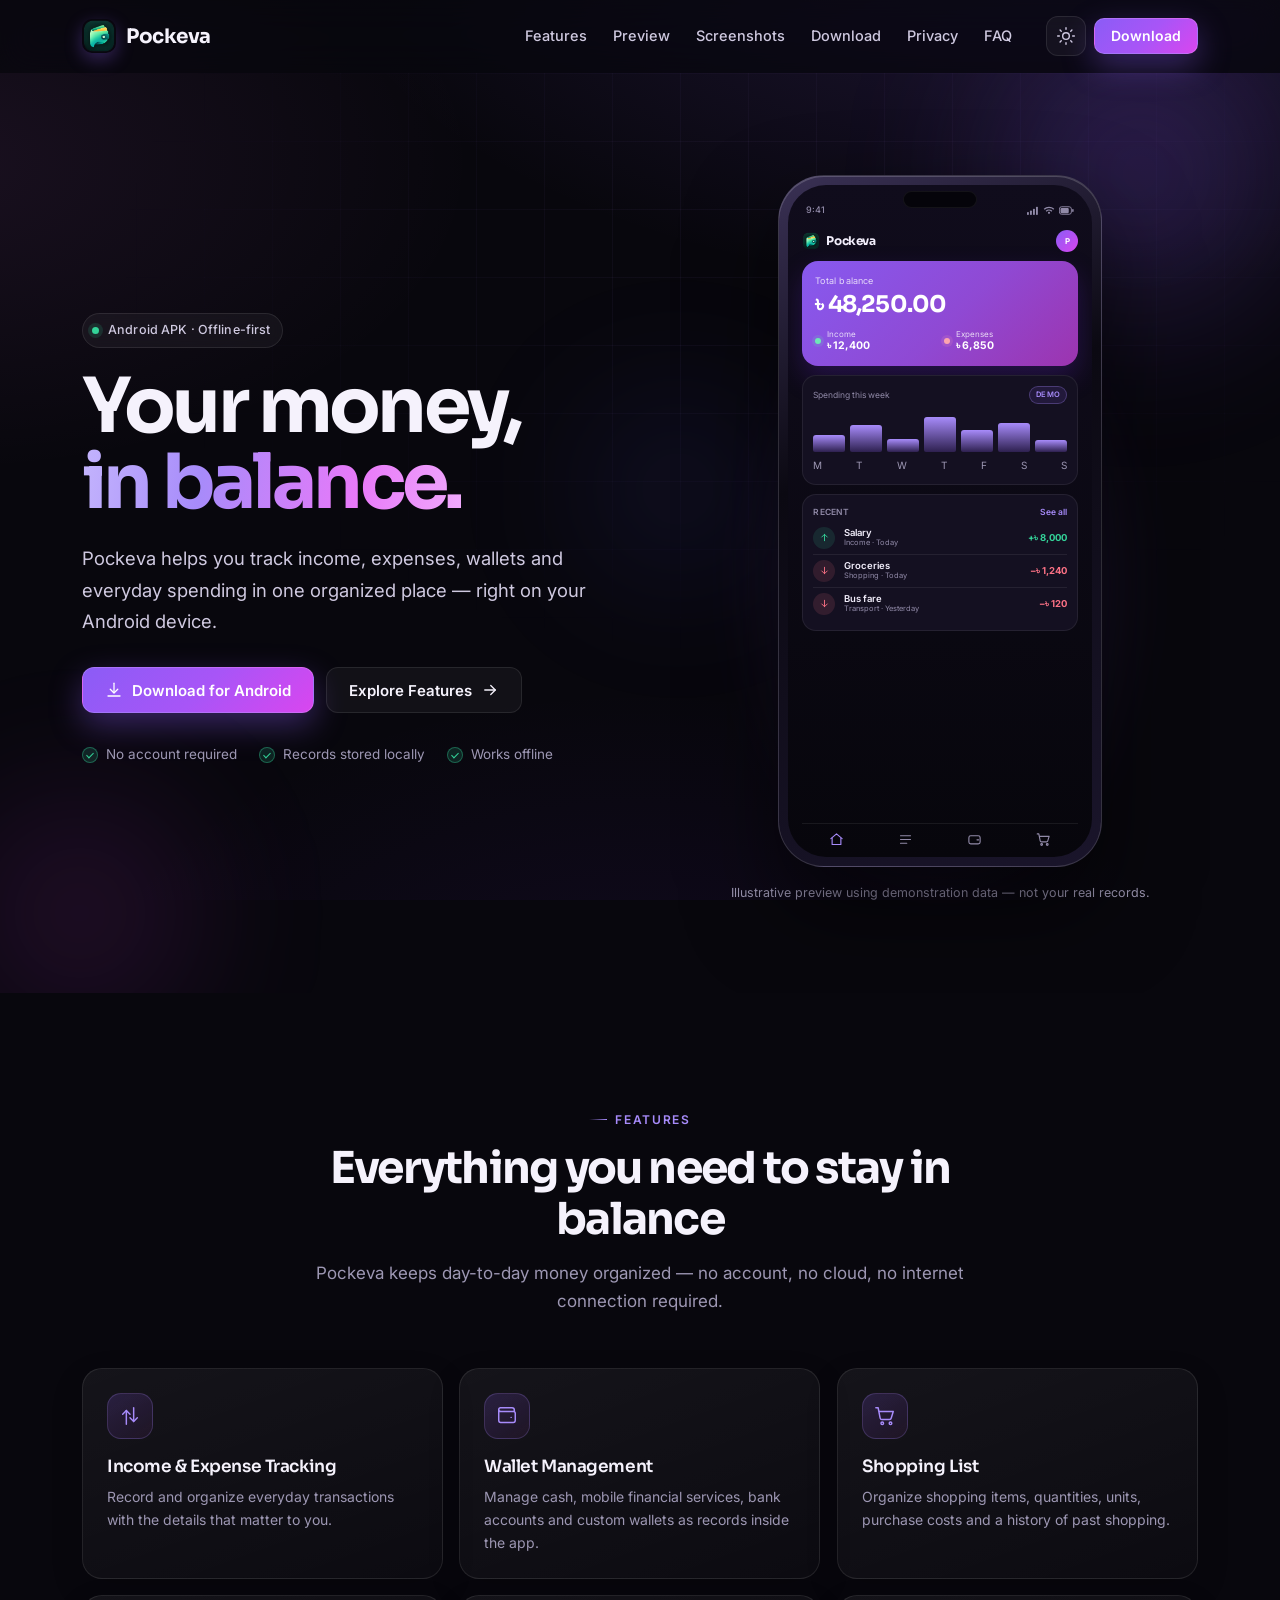
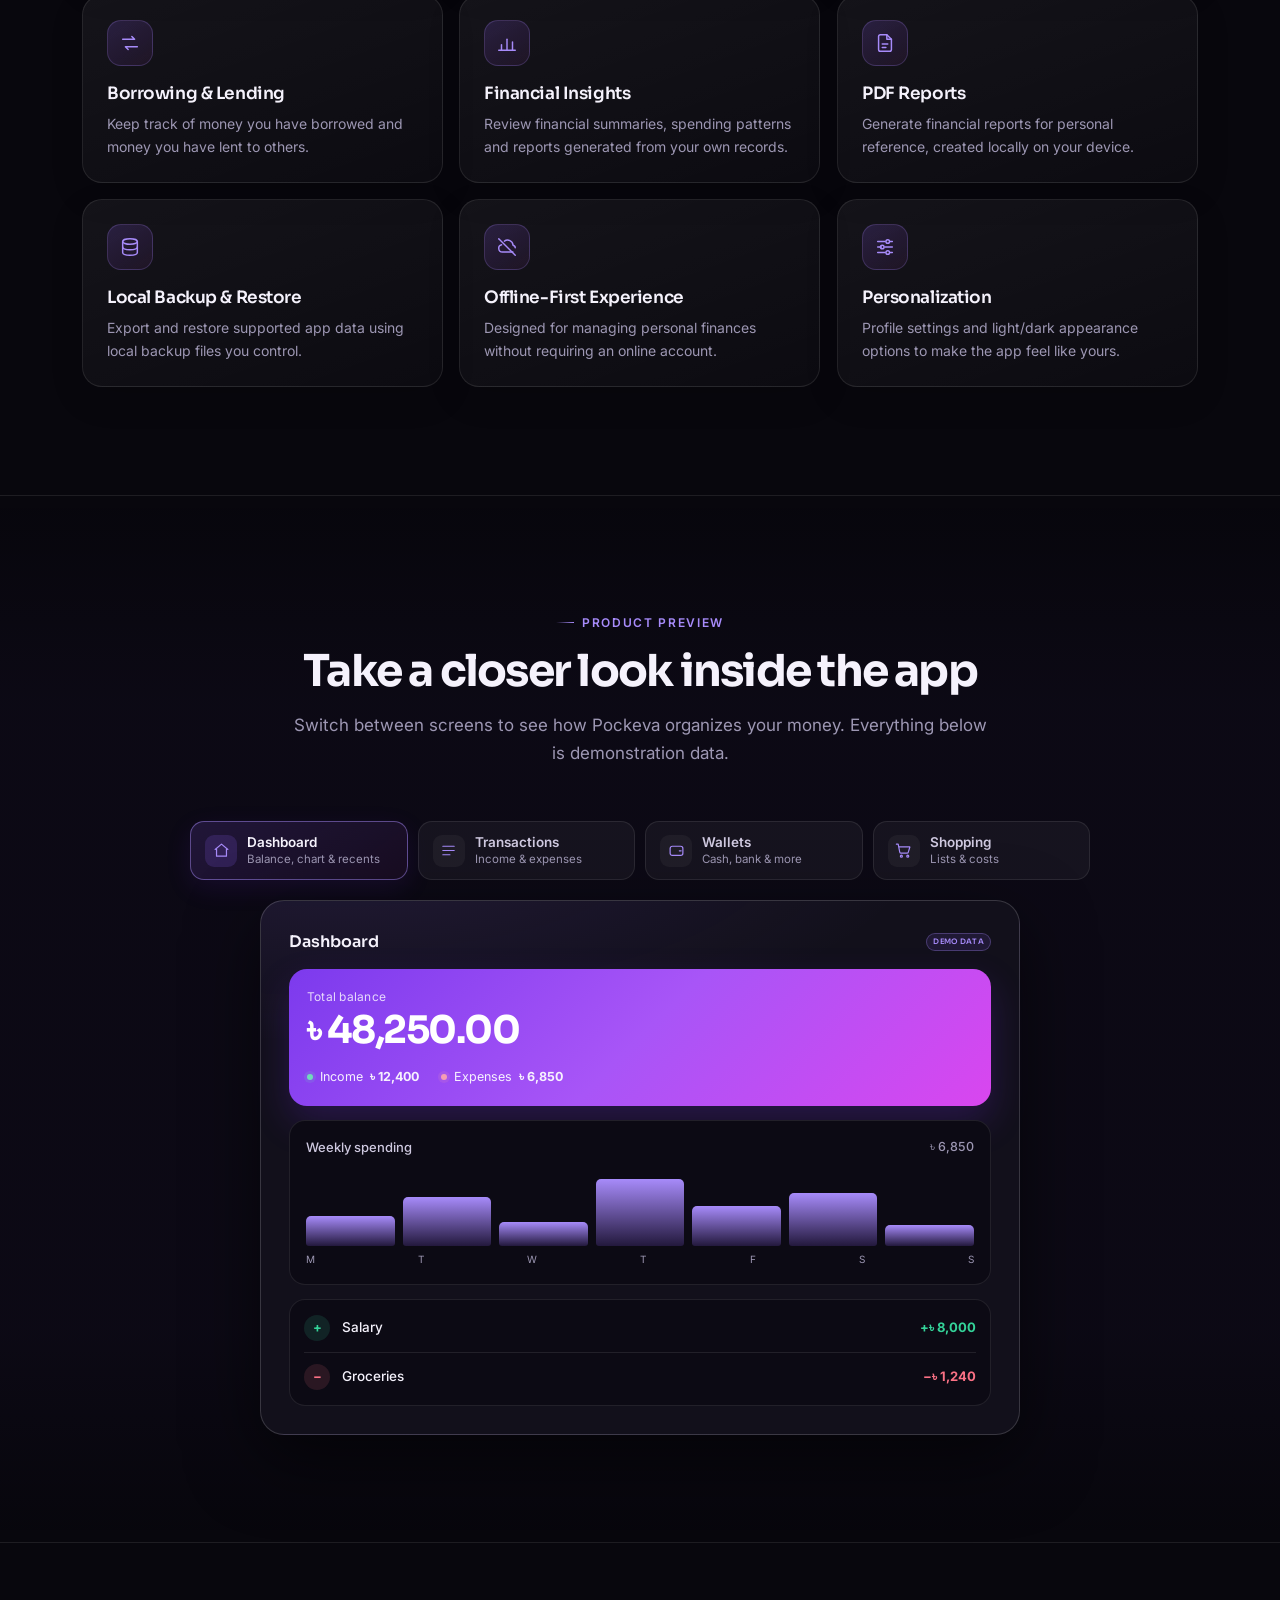
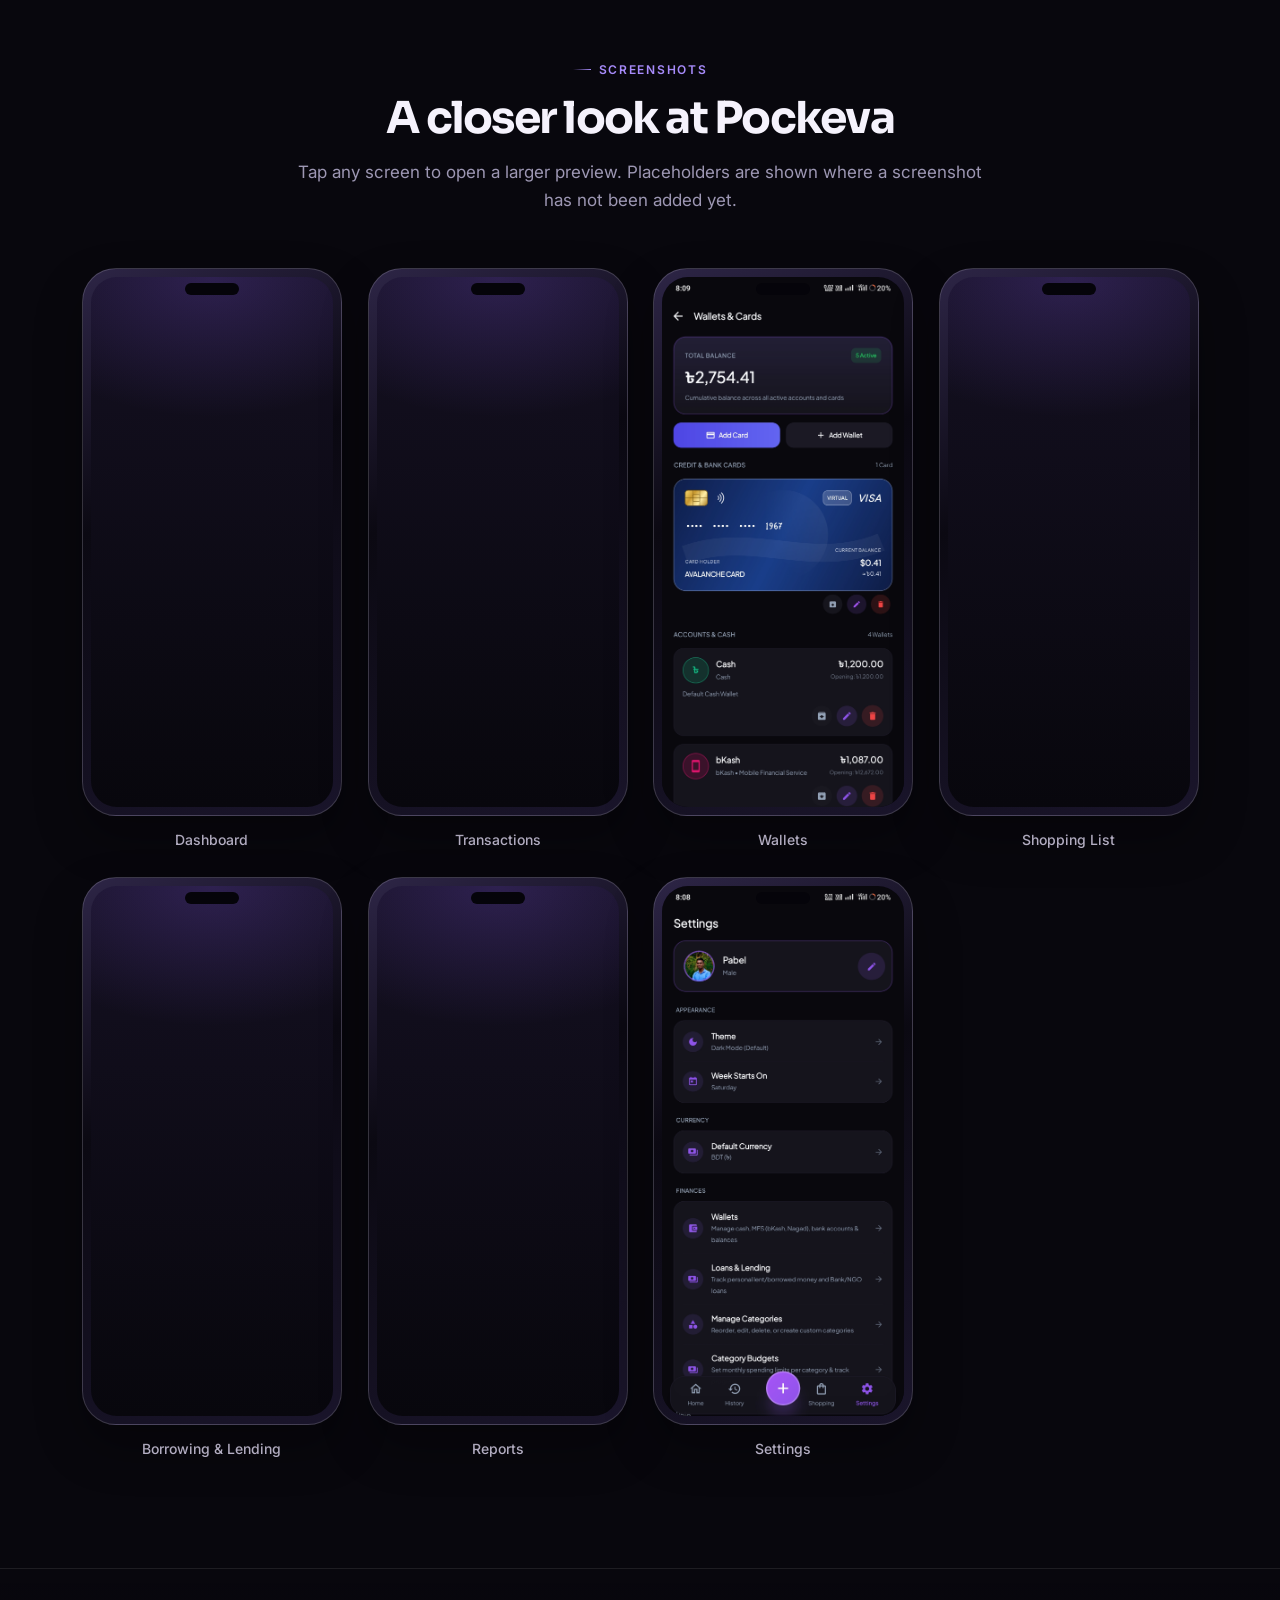
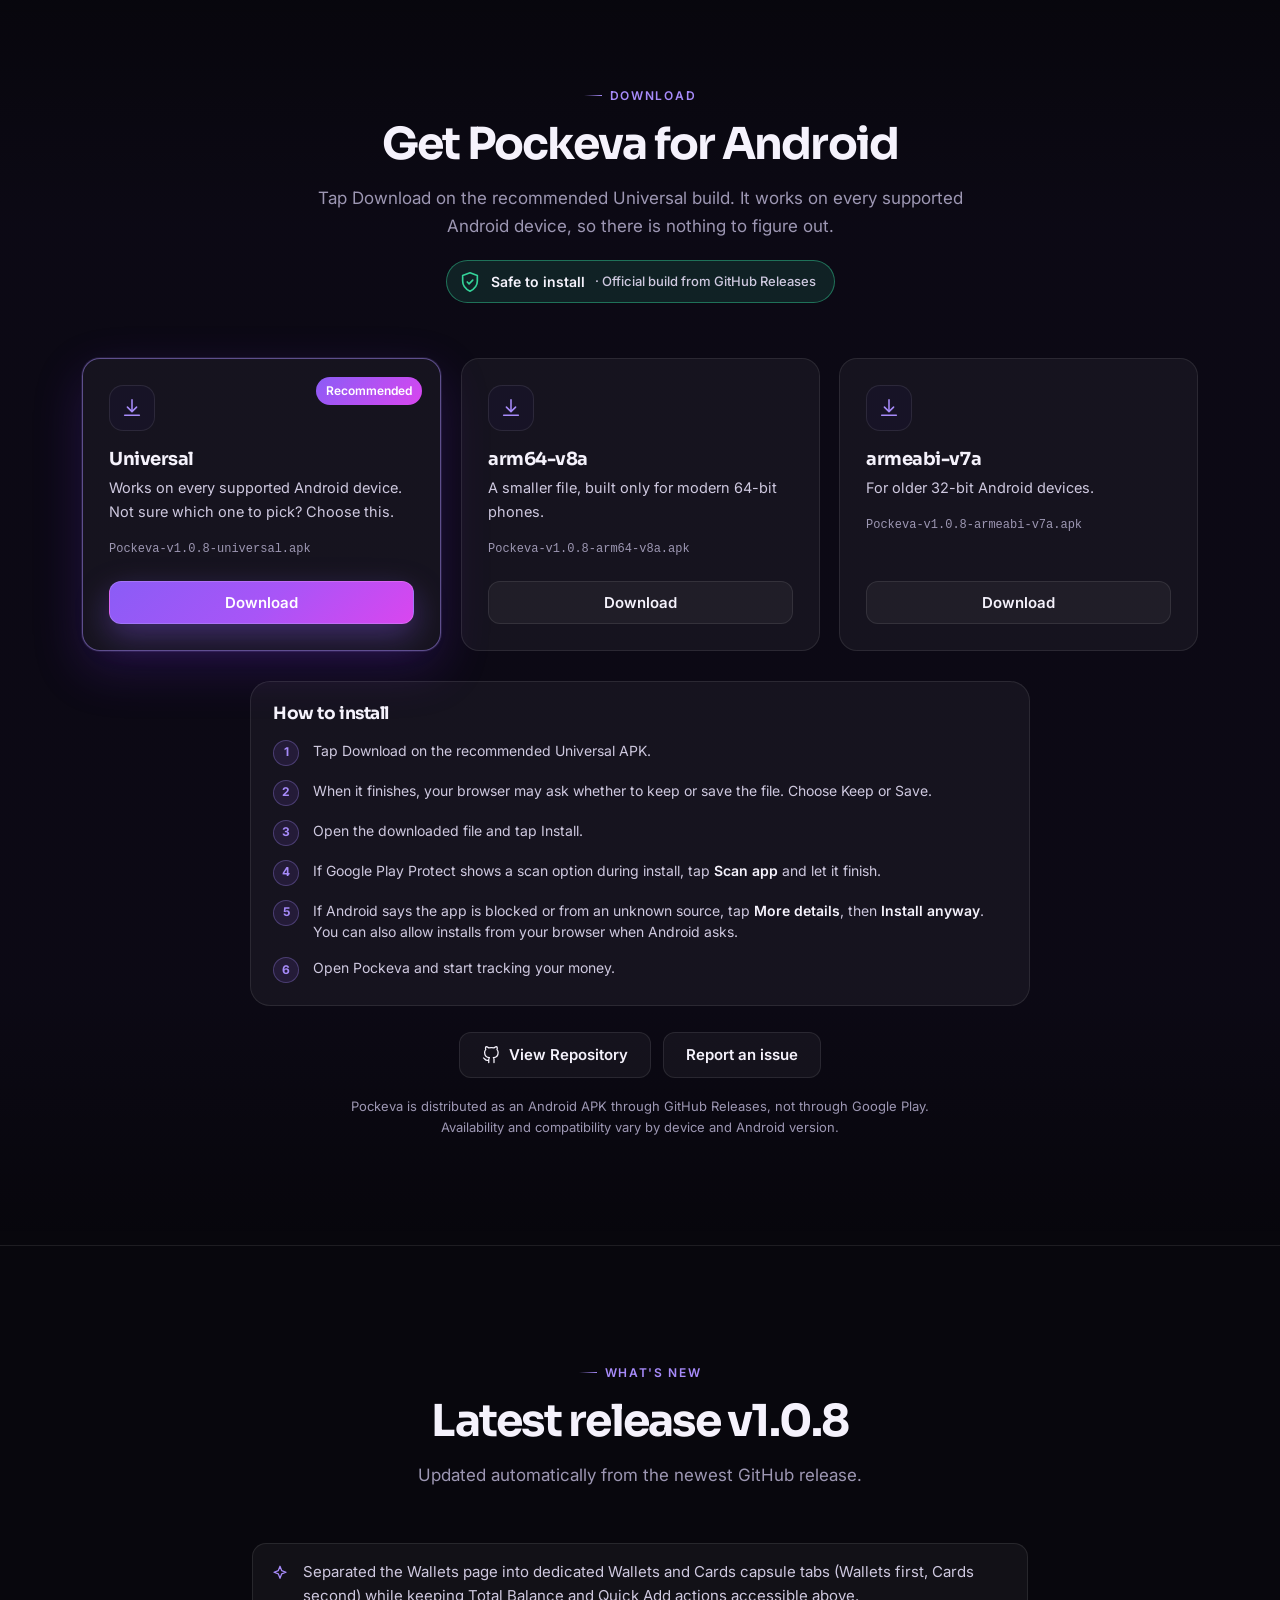
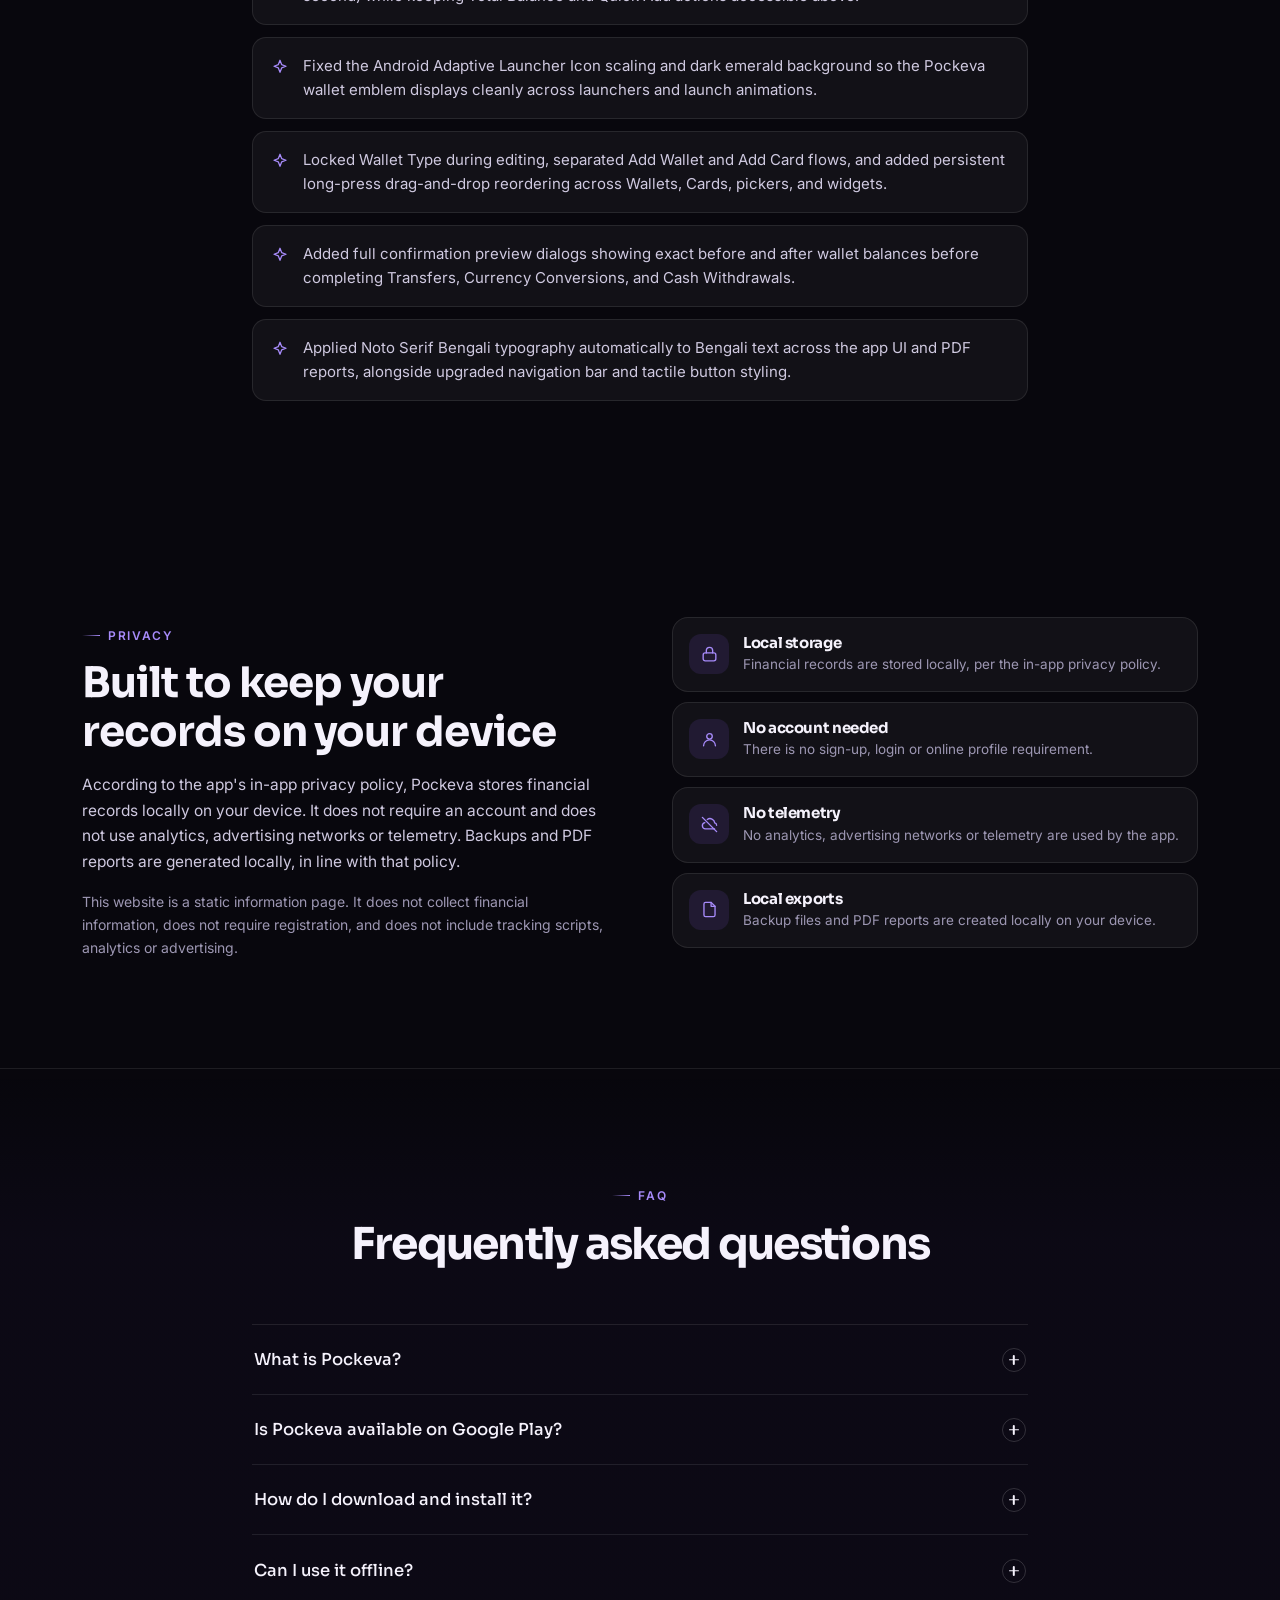
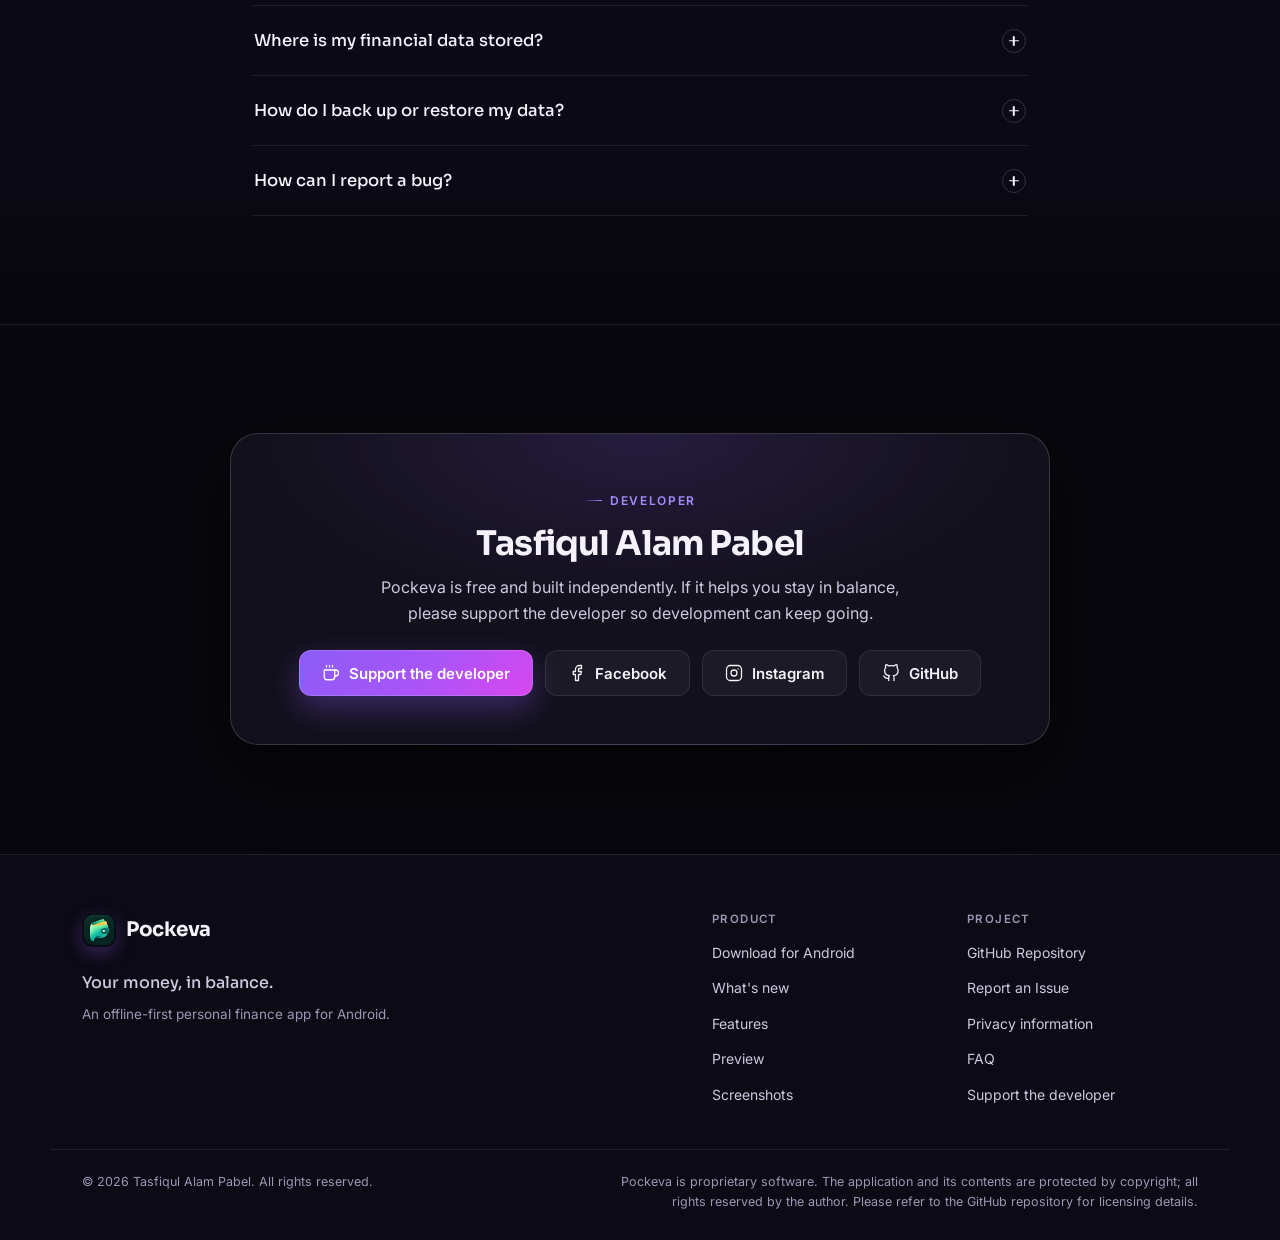
<file: index.html>
<!DOCTYPE html>
<html lang="en" data-theme="dark">
<head>
  <meta charset="utf-8" />
  <meta name="viewport" content="width=device-width, initial-scale=1" />
  <title>Pockeva — Your money, in balance.</title>
  <meta name="description" content="Pockeva is an offline-first personal finance app for Android." />
  <link rel="canonical" href="https://pockeva.asf.run/" />
  <meta name="theme-color" content="#08070d" id="theme-color-meta" />
  <meta name="color-scheme" content="dark light" />

  <!-- Open Graph / social -->
  <meta property="og:type" content="website" />
  <meta property="og:site_name" content="Pockeva" />
  <meta property="og:title" content="Pockeva — Your money, in balance." />
  <meta property="og:description" content="An offline-first personal finance app for Android. Track income, expenses, wallets, shopping lists and borrowing in one organized place." />
  <meta property="og:url" content="https://itspabel.github.io/Pockeva/og.png" />
  <!-- Add an absolute og:image URL here once a social preview image is available. -->
  <meta name="twitter:card" content="summary" />
  <meta name="twitter:title" content="Pockeva — Your money, in balance." />
  <meta name="twitter:description" content="An offline-first personal finance app for Android." />

  <link rel="icon" href="./favicon.png" type="image/png" />
  <link rel="apple-touch-icon" href="./icon.png" />
  <link rel="preconnect" href="https://fonts.googleapis.com" />
  <link rel="preconnect" href="https://fonts.gstatic.com" crossorigin />
  <link href="https://fonts.googleapis.com/css2?family=Inter:wght@400;500;600;700&family=Sora:wght@500;600;700&display=swap" rel="stylesheet" />
  <script>
    /* Runs before paint: avoids a theme flash and enables JS-only styling. */
    (function () {
      var root = document.documentElement;
      root.classList.add('js');
      try {
        var saved = localStorage.getItem('pockeva-theme');
        if (saved === 'light' || saved === 'dark') root.setAttribute('data-theme', saved);
      } catch (e) { /* storage may be blocked — keep the default */ }
    })();
  </script>

  <style>
    /* ==========================================================================
       1. Design tokens
       ========================================================================== */
    :root {
      --max: 1180px;
      --header-h: 72px;
      --radius-sm: 12px;
      --radius: 18px;
      --radius-lg: 26px;

      --purple: #8b5cf6;
      --violet: #a78bfa;
      --magenta: #e879f9;
      --green: #34d399;
      --red: #fb7185;

      --font-body: "Inter", ui-sans-serif, system-ui, -apple-system, BlinkMacSystemFont,
        "Segoe UI", Roboto, "Helvetica Neue", Arial, sans-serif;
      --font-display: "Sora", "Inter", ui-sans-serif, system-ui, -apple-system,
        BlinkMacSystemFont, "Segoe UI", Roboto, sans-serif;
    }

    html[data-theme="dark"] {
      color-scheme: dark;

      --bg: #08070d;
      --bg-2: #0c0a14;
      --bg-3: #110e1d;
      --surface: rgba(255, 255, 255, 0.045);
      --surface-solid: #12101b;
      --surface-2: #171326;
      --border: rgba(255, 255, 255, 0.09);
      --border-strong: rgba(255, 255, 255, 0.16);
      --text: #f5f2fc;
      --text-2: #cfc9e0;
      --muted: #9d97b3;
      --header-bg: rgba(8, 7, 13, 0.74);
      --shadow: 0 24px 70px rgba(0, 0, 0, 0.55);
      --glow: 0 0 0 1px rgba(167, 139, 250, 0.12), 0 18px 50px rgba(109, 40, 217, 0.22);

      --page-glow:
        radial-gradient(1200px 620px at 82% -10%, rgba(139, 92, 246, 0.18), transparent 62%),
        radial-gradient(900px 520px at -5% 18%, rgba(232, 121, 249, 0.08), transparent 60%),
        radial-gradient(900px 600px at 50% 120%, rgba(109, 40, 217, 0.10), transparent 65%);
    }

    html[data-theme="light"] {
      color-scheme: light;

      --bg: #f6f4fb;
      --bg-2: #ffffff;
      --bg-3: #efecf8;
      --surface: rgba(22, 17, 45, 0.035);
      --surface-solid: #ffffff;
      --surface-2: #f2effa;
      --border: rgba(26, 20, 50, 0.10);
      --border-strong: rgba(26, 20, 50, 0.18);
      --text: #171326;
      --text-2: #4b4560;
      --muted: #6f6985;
      --header-bg: rgba(250, 249, 253, 0.84);
      --shadow: 0 24px 60px rgba(30, 20, 70, 0.12);
      --glow: 0 0 0 1px rgba(139, 92, 246, 0.12), 0 18px 50px rgba(109, 40, 217, 0.14);

      --page-glow:
        radial-gradient(1100px 560px at 84% -8%, rgba(139, 92, 246, 0.12), transparent 62%),
        radial-gradient(800px 480px at -8% 20%, rgba(232, 121, 249, 0.07), transparent 62%);
    }

    /* ==========================================================================
       2. Base
       ========================================================================== */
    *,
    *::before,
    *::after { box-sizing: border-box; }

    html {
      scroll-behavior: smooth;
      -webkit-text-size-adjust: 100%;
    }

    body {
      margin: 0;
      min-width: 320px;
      overflow-x: hidden;
      background-color: var(--bg);
      background-image: var(--page-glow);
      background-attachment: fixed;
      color: var(--text);
      font-family: var(--font-body);
      font-size: 16px;
      line-height: 1.65;
      -webkit-font-smoothing: antialiased;
      text-rendering: optimizeLegibility;
    }

    [hidden] { display: none !important; }

    img { display: block; max-width: 100%; }
    svg { display: block; }

    h1, h2, h3, p { margin: 0; }

    h1, h2, h3 {
      font-family: var(--font-display);
      letter-spacing: -0.025em;
      line-height: 1.15;
    }

    a {
      color: inherit;
      text-decoration: none;
    }

    button {
      font: inherit;
      color: inherit;
    }

    ul, ol {
      margin: 0;
      padding: 0;
      list-style: none;
    }

    ::selection {
      background: rgba(139, 92, 246, 0.38);
      color: #fff;
    }

    :focus-visible {
      outline: 2px solid var(--violet);
      outline-offset: 3px;
      border-radius: 6px;
    }

    section[id] {
      scroll-margin-top: calc(var(--header-h) + 18px);
    }

    .container {
      width: 100%;
      max-width: var(--max);
      margin-inline: auto;
      padding-inline: clamp(18px, 4vw, 32px);
    }

    .container-narrow { max-width: 840px; }

    .muted { color: var(--muted); }

    .skip-link {
      position: fixed;
      top: 12px;
      left: 12px;
      z-index: 300;
      padding: 12px 18px;
      border-radius: 10px;
      background: var(--surface-solid);
      border: 1px solid var(--border-strong);
      color: var(--text);
      font-weight: 600;
      transform: translateY(-160%);
      transition: transform 0.2s ease;
    }
    .skip-link:focus-visible { transform: translateY(0); }

    /* ==========================================================================
       3. Buttons and icon buttons
       ========================================================================== */
    .btn {
      display: inline-flex;
      align-items: center;
      justify-content: center;
      gap: 9px;
      padding: 13px 22px;
      border: 1px solid transparent;
      border-radius: 12px;
      font-family: var(--font-body);
      font-size: 15px;
      font-weight: 600;
      line-height: 1;
      cursor: pointer;
      white-space: nowrap;
      transition: transform 0.22s ease, box-shadow 0.22s ease,
        background-color 0.22s ease, border-color 0.22s ease, color 0.22s ease;
    }

    .btn svg { width: 18px; height: 18px; flex: none; }

    .btn-primary {
      background: linear-gradient(135deg, #8b5cf6 0%, #a855f7 52%, #d946ef 100%);
      color: #fff;
      border-color: rgba(255, 255, 255, 0.16);
      box-shadow: 0 12px 32px rgba(139, 92, 246, 0.36);
    }

    .btn-primary:hover {
      transform: translateY(-2px);
      box-shadow: 0 18px 40px rgba(139, 92, 246, 0.46);
    }

    .btn-ghost {
      background: var(--surface);
      border-color: var(--border);
      color: var(--text);
    }

    .btn-ghost:hover {
      background: var(--surface-2);
      border-color: var(--border-strong);
      transform: translateY(-2px);
    }

    .btn:active { transform: translateY(0) scale(0.99); }

    .btn-sm {
      padding: 10px 16px;
      border-radius: 10px;
      font-size: 14px;
    }

    .icon-btn {
      display: inline-flex;
      align-items: center;
      justify-content: center;
      width: 40px;
      height: 40px;
      padding: 0;
      border: 1px solid var(--border);
      border-radius: 12px;
      background: var(--surface);
      color: var(--text-2);
      cursor: pointer;
      transition: background-color 0.2s ease, border-color 0.2s ease,
        color 0.2s ease, transform 0.2s ease;
    }

    .icon-btn:hover {
      background: var(--surface-2);
      border-color: var(--border-strong);
      color: var(--text);
    }

    .icon-btn svg { width: 20px; height: 20px; }

    /* Theme icon swap */
    html[data-theme="dark"] .icon-moon { display: none; }
    html[data-theme="dark"] .icon-sun { display: block; }
    html[data-theme="light"] .icon-moon { display: block; }
    html[data-theme="light"] .icon-sun { display: none; }

    /* ==========================================================================
       4. Header
       ========================================================================== */
    .site-header {
      position: sticky;
      top: 0;
      z-index: 100;
      background: var(--header-bg);
      border-bottom: 1px solid transparent;
      backdrop-filter: saturate(150%) blur(18px);
      -webkit-backdrop-filter: saturate(150%) blur(18px);
      transition: border-color 0.25s ease, box-shadow 0.25s ease;
    }

    .site-header.is-scrolled {
      border-bottom-color: var(--border);
      box-shadow: 0 10px 34px rgba(0, 0, 0, 0.20);
    }

    .header-inner {
      display: flex;
      align-items: center;
      gap: 22px;
      min-height: var(--header-h);
    }

    .brand {
      display: inline-flex;
      align-items: center;
      gap: 10px;
      flex: none;
      font-family: var(--font-display);
      font-weight: 700;
      letter-spacing: -0.03em;
    }

    .brand-mark {
      width: 34px;
      height: 34px;
      border-radius: 10px;
      object-fit: cover;
      box-shadow: 0 6px 18px rgba(139, 92, 246, 0.32);
    }

    .brand-name { font-size: 20px; }

    .site-nav { margin-left: auto; }

    .site-nav ul {
      display: flex;
      align-items: center;
      gap: 2px;
    }

    .site-nav a {
      display: inline-block;
      padding: 8px 12px;
      border-radius: 8px;
      color: var(--text-2);
      font-size: 14.5px;
      font-weight: 500;
      transition: color 0.2s ease, background-color 0.2s ease;
    }

    .site-nav a:hover {
      color: var(--text);
      background: var(--surface);
    }

    .header-actions {
      display: flex;
      align-items: center;
      gap: 8px;
      flex: none;
    }

    .menu-toggle { display: none; }

    .menu-bars,
    .menu-bars::before,
    .menu-bars::after {
      display: block;
      width: 18px;
      height: 2px;
      border-radius: 2px;
      background: currentColor;
      transition: transform 0.25s ease, opacity 0.25s ease, background-color 0.25s ease;
    }

    .menu-bars {
      position: relative;
    }

    .menu-bars::before,
    .menu-bars::after {
      content: "";
      position: absolute;
      left: 0;
    }

    .menu-bars::before { top: -6px; }
    .menu-bars::after { top: 6px; }

    .menu-toggle[aria-expanded="true"] .menu-bars { background: transparent; }
    .menu-toggle[aria-expanded="true"] .menu-bars::before {
      transform: translateY(6px) rotate(45deg);
    }
    .menu-toggle[aria-expanded="true"] .menu-bars::after {
      transform: translateY(-6px) rotate(-45deg);
    }

    /* ==========================================================================
       5. Hero
       ========================================================================== */
    .hero {
      position: relative;
      padding: clamp(50px, 8vw, 104px) 0 clamp(48px, 7vw, 92px);
      overflow: hidden;
    }

    .hero-bg {
      position: absolute;
      inset: 0;
      overflow: hidden;
      pointer-events: none;
      z-index: 0;
    }

    .orb {
      position: absolute;
      border-radius: 50%;
      filter: blur(70px);
      opacity: 0.55;
      will-change: transform;
    }

    .orb-1 {
      width: 440px;
      height: 440px;
      top: -120px;
      right: -80px;
      background: radial-gradient(circle, rgba(139, 92, 246, 0.55), transparent 68%);
      animation: float1 16s ease-in-out infinite;
    }

    .orb-2 {
      width: 360px;
      height: 360px;
      bottom: -100px;
      left: -100px;
      background: radial-gradient(circle, rgba(217, 70, 239, 0.32), transparent 68%);
      animation: float2 19s ease-in-out infinite;
    }

    .orb-3 {
      width: 280px;
      height: 280px;
      top: 30%;
      left: 42%;
      background: radial-gradient(circle, rgba(99, 102, 241, 0.28), transparent 70%);
      animation: float3 22s ease-in-out infinite;
    }

    .grid-lines {
      position: absolute;
      inset: 0;
      background-image:
        linear-gradient(rgba(167, 139, 250, 0.055) 1px, transparent 1px),
        linear-gradient(90deg, rgba(167, 139, 250, 0.055) 1px, transparent 1px);
      background-size: 68px 68px;
      mask-image: radial-gradient(ellipse 70% 60% at 60% 20%, #000 20%, transparent 78%);
      -webkit-mask-image: radial-gradient(ellipse 70% 60% at 60% 20%, #000 20%, transparent 78%);
      opacity: 0.9;
    }

    @keyframes float1 {
      0%, 100% { transform: translate3d(0, 0, 0) scale(1); }
      50% { transform: translate3d(-26px, 30px, 0) scale(1.06); }
    }
    @keyframes float2 {
      0%, 100% { transform: translate3d(0, 0, 0) scale(1); }
      50% { transform: translate3d(30px, -24px, 0) scale(1.05); }
    }
    @keyframes float3 {
      0%, 100% { transform: translate3d(0, 0, 0) scale(1); }
      50% { transform: translate3d(-18px, -32px, 0) scale(1.08); }
    }

    .hero-inner {
      position: relative;
      z-index: 1;
      display: grid;
      grid-template-columns: minmax(0, 1.02fr) minmax(0, 0.98fr);
      align-items: center;
      gap: clamp(32px, 5vw, 64px);
    }

    .hero-copy { max-width: 640px; }

    .badge {
      display: inline-flex;
      align-items: center;
      gap: 9px;
      padding: 6px 12px 6px 9px;
      border: 1px solid var(--border);
      border-radius: 999px;
      background: var(--surface);
      color: var(--text-2);
      font-size: 12.5px;
      font-weight: 500;
      letter-spacing: 0.01em;
      backdrop-filter: blur(8px);
    }

    .badge-dot {
      width: 7px;
      height: 7px;
      border-radius: 50%;
      background: var(--green);
      box-shadow: 0 0 0 4px rgba(52, 211, 153, 0.14);
      animation: pulseDot 2.6s ease-in-out infinite;
    }

    @keyframes pulseDot {
      0%, 100% { box-shadow: 0 0 0 3px rgba(52, 211, 153, 0.12); }
      50% { box-shadow: 0 0 0 7px rgba(52, 211, 153, 0.05); }
    }

    .hero h1 {
      margin-top: 20px;
      font-size: clamp(42px, 7.3vw, 76px);
      line-height: 1.01;
      letter-spacing: -0.05em;
      font-weight: 700;
    }

    .grad-text {
      background: linear-gradient(100deg, #c4b5fd 0%, #a78bfa 32%, #e879f9 72%, #f0abfc 100%);
      -webkit-background-clip: text;
      background-clip: text;
      color: transparent;
    }

    .lede {
      max-width: 520px;
      margin-top: 22px;
      color: var(--text-2);
      font-size: clamp(16px, 2vw, 18.5px);
      line-height: 1.7;
    }

    .hero-actions {
      display: flex;
      flex-wrap: wrap;
      gap: 12px;
      margin-top: 30px;
    }

    .hero-meta {
      display: flex;
      flex-wrap: wrap;
      gap: 12px 22px;
      margin-top: 30px;
      color: var(--muted);
      font-size: 13.5px;
    }

    .hero-meta li {
      display: inline-flex;
      align-items: center;
      gap: 8px;
    }

    .tick {
      position: relative;
      width: 16px;
      height: 16px;
      flex: none;
      border-radius: 50%;
      background: rgba(52, 211, 153, 0.14);
      border: 1px solid rgba(52, 211, 153, 0.38);
    }

    .tick::after {
      content: "";
      position: absolute;
      left: 5px;
      top: 3.5px;
      width: 4px;
      height: 7px;
      border-right: 1.5px solid var(--green);
      border-bottom: 1.5px solid var(--green);
      transform: rotate(45deg);
    }

    .hero-visual { position: relative; }

    /* ==========================================================================
       6. Phone mockup
       ========================================================================== */
    .phone {
      --p-bg: #08070d;
      --p-card: #141021;
      --p-border: rgba(255, 255, 255, 0.07);
      --p-text: #f2eefb;
      --p-muted: #918aa8;
      position: relative;
      width: min(324px, 82vw);
      margin-inline: auto;
    }

    .phone::before {
      content: "";
      position: absolute;
      inset: 10% -16% -8%;
      z-index: -1;
      border-radius: 50%;
      background: radial-gradient(ellipse at center, rgba(139, 92, 246, 0.36), transparent 66%);
      filter: blur(34px);
    }

    .phone-frame {
      position: relative;
      aspect-ratio: 9 / 19.2;
      padding: 9px;
      border-radius: 46px;
      border: 1px solid rgba(255, 255, 255, 0.14);
      background: linear-gradient(155deg, #3a3155 0%, #0b0912 38%, #1a152b 100%);
      box-shadow:
        0 42px 90px rgba(0, 0, 0, 0.58),
        inset 0 1px 0 rgba(255, 255, 255, 0.18);
    }

    .phone-notch {
      position: absolute;
      top: 15px;
      left: 50%;
      z-index: 3;
      width: 74px;
      height: 17px;
      border-radius: 20px;
      background: #05040a;
      border: 1px solid rgba(255, 255, 255, 0.06);
      transform: translateX(-50%);
    }

    .phone-screen {
      position: relative;
      display: flex;
      flex-direction: column;
      gap: 9px;
      height: 100%;
      padding: 18px 14px 10px;
      overflow: hidden;
      border-radius: 38px;
      background: linear-gradient(180deg, #100c1c 0%, #07060c 100%);
      color: var(--p-text);
      font-size: 11px;
    }

    .status-bar {
      display: flex;
      align-items: center;
      justify-content: space-between;
      padding: 0 4px;
      color: var(--p-muted);
      font-size: 9px;
      font-weight: 500;
    }

    .status-icons {
      display: flex;
      align-items: center;
      gap: 4px;
    }

    .status-icons svg { height: 9px; width: auto; }

    .app-bar {
      display: flex;
      align-items: center;
      justify-content: space-between;
      margin-top: 3px;
    }

    .app-brand {
      display: inline-flex;
      align-items: center;
      gap: 6px;
      font-family: var(--font-display);
      font-size: 12px;
      font-weight: 700;
      letter-spacing: -0.03em;
    }

    .app-brand img { border-radius: 5px; }

    .app-avatar {
      display: grid;
      place-items: center;
      width: 22px;
      height: 22px;
      border-radius: 50%;
      background: linear-gradient(135deg, #8b5cf6, #d946ef);
      color: #fff;
      font-size: 8px;
      font-weight: 700;
    }

    .balance-card {
      padding: 13px;
      border-radius: 16px;
      background: linear-gradient(135deg, rgba(139, 92, 246, 0.97) 0%, rgba(168, 85, 247, 0.84) 55%, rgba(217, 70, 239, 0.70) 100%);
      box-shadow: 0 12px 26px rgba(109, 40, 217, 0.25);
      color: #fff;
    }

    .balance-label {
      display: block;
      opacity: 0.78;
      font-size: 9px;
      letter-spacing: 0.02em;
    }

    .balance-amount {
      display: block;
      margin-top: 2px;
      font-family: var(--font-display);
      font-size: 23px;
      font-weight: 700;
      line-height: 1.2;
      letter-spacing: -0.035em;
    }

    .balance-split {
      display: grid;
      grid-template-columns: 1fr 1fr;
      gap: 8px;
      margin-top: 11px;
    }

    .split {
      display: flex;
      align-items: center;
      gap: 6px;
      min-width: 0;
    }

    .dot {
      width: 6px;
      height: 6px;
      flex: none;
      border-radius: 50%;
    }

    .dot-green { background: #6ee7b7; box-shadow: 0 0 0 3px rgba(110, 231, 183, 0.14); }
    .dot-red { background: #fda4af; box-shadow: 0 0 0 3px rgba(253, 164, 175, 0.14); }

    .split-text span {
      display: block;
      font-size: 8px;
      opacity: 0.8;
      line-height: 1.2;
    }

    .split-text strong {
      display: block;
      font-size: 10.5px;
      font-weight: 700;
      line-height: 1.3;
    }

    .mini-chart {
      padding: 10px;
      border: 1px solid var(--p-border);
      border-radius: 14px;
      background: var(--p-card);
    }

    .mini-chart-head {
      display: flex;
      align-items: center;
      justify-content: space-between;
      color: var(--p-muted);
      font-size: 8.5px;
    }

    .demo-chip {
      display: inline-flex;
      align-items: center;
      padding: 2px 6px;
      border: 1px solid rgba(167, 139, 250, 0.30);
      border-radius: 999px;
      background: rgba(139, 92, 246, 0.12);
      color: var(--violet);
      font-size: 7.5px;
      font-weight: 600;
      letter-spacing: 0.04em;
      text-transform: uppercase;
      white-space: nowrap;
    }

    .chart-bars {
      display: flex;
      align-items: flex-end;
      gap: 5px;
      height: 40px;
      margin-top: 8px;
    }

    .chart-bars span {
      flex: 1;
      min-height: 4px;
      height: var(--h);
      border-radius: 3px 3px 2px 2px;
      background: linear-gradient(180deg, #a78bfa 0%, rgba(139, 92, 246, 0.22) 100%);
    }

    .chart-days {
      display: flex;
      justify-content: space-between;
      margin-top: 5px;
      color: var(--p-muted);
      font-size: 7px;
    }

    .tx-block {
      padding: 10px;
      border: 1px solid var(--p-border);
      border-radius: 14px;
      background: var(--p-card);
    }

    .tx-title {
      display: flex;
      align-items: center;
      justify-content: space-between;
      color: var(--p-muted);
      font-size: 8.5px;
      font-weight: 600;
      letter-spacing: 0.03em;
      text-transform: uppercase;
    }

    .tx-link { color: var(--violet); text-transform: none; letter-spacing: 0; }

    .tx-list li {
      display: grid;
      grid-template-columns: 24px minmax(0, 1fr) auto;
      align-items: center;
      gap: 7px;
      padding: 5px 0;
      border-top: 1px solid var(--p-border);
    }

    .tx-list li:first-child { border-top: 0; margin-top: 3px; }

    .tx-icon {
      display: grid;
      place-items: center;
      width: 22px;
      height: 22px;
      border-radius: 50%;
    }

    .tx-icon svg { width: 11px; height: 11px; }

    .tx-icon.is-income { background: rgba(52, 211, 153, 0.13); color: #34d399; }
    .tx-icon.is-expense { background: rgba(251, 113, 133, 0.13); color: #fb7185; }

    .tx-info { display: flex; flex-direction: column; min-width: 0; line-height: 1.15; }
    .tx-name { font-size: 9.5px; font-weight: 600; }
    .tx-meta { color: var(--p-muted); font-size: 7.5px; }

    .tx-amount { font-size: 9.5px; font-weight: 700; white-space: nowrap; }
    .tx-amount.is-income { color: #34d399; }
    .tx-amount.is-expense { color: #fb7185; }

    .tab-bar {
      display: flex;
      align-items: center;
      justify-content: space-around;
      margin-top: auto;
      padding-top: 8px;
      border-top: 1px solid var(--p-border);
      color: var(--p-muted);
    }

    .tab-item { display: grid; place-items: center; }
    .tab-item svg { width: 15px; height: 15px; }
    .tab-item.is-active { color: var(--violet); }

    .mock-note {
      margin-top: 16px;
      color: var(--muted);
      font-size: 12.5px;
      text-align: center;
    }

    /* ==========================================================================
       7. Sections
       ========================================================================== */
    .section {
      position: relative;
      padding: clamp(58px, 9vw, 108px) 0;
    }

    .section-alt {
      background: linear-gradient(180deg, transparent, rgba(139, 92, 246, 0.035) 20%, rgba(139, 92, 246, 0.035) 80%, transparent);
      border-top: 1px solid var(--border);
      border-bottom: 1px solid var(--border);
    }

    .section-head {
      max-width: 700px;
      margin: 0 auto clamp(34px, 5vw, 54px);
      text-align: center;
    }

    .eyebrow {
      display: inline-flex;
      align-items: center;
      gap: 8px;
      margin-bottom: 14px;
      color: var(--violet);
      font-size: 12px;
      font-weight: 600;
      letter-spacing: 0.14em;
      text-transform: uppercase;
    }

    .eyebrow::before {
      content: "";
      width: 18px;
      height: 1px;
      background: linear-gradient(90deg, transparent, var(--violet));
    }

    .section-head h2 {
      font-size: clamp(28px, 4.2vw, 44px);
      letter-spacing: -0.04em;
    }

    .section-sub {
      margin-top: 14px;
      color: var(--muted);
      font-size: clamp(15px, 1.8vw, 17px);
    }

    /* ==========================================================================
       8. Features
       ========================================================================== */
    .feature-grid {
      display: grid;
      grid-template-columns: repeat(3, minmax(0, 1fr));
      gap: 16px;
    }

    .feature-card {
      position: relative;
      padding: 24px;
      border: 1px solid var(--border);
      border-radius: 20px;
      background:
        linear-gradient(160deg, rgba(255, 255, 255, 0.055), rgba(255, 255, 255, 0.018));
      box-shadow: 0 12px 34px rgba(0, 0, 0, 0.12);
      transition: transform 0.28s ease, border-color 0.28s ease, box-shadow 0.28s ease;
      overflow: hidden;
    }

    html[data-theme="light"] .feature-card {
      background: linear-gradient(160deg, #ffffff, #fbf9ff);
    }

    .feature-card::after {
      content: "";
      position: absolute;
      inset: 0;
      border-radius: inherit;
      background: radial-gradient(320px 160px at 20% 0%, rgba(139, 92, 246, 0.12), transparent 70%);
      opacity: 0;
      transition: opacity 0.3s ease;
      pointer-events: none;
    }

    .feature-card:hover {
      transform: translateY(-4px);
      border-color: rgba(167, 139, 250, 0.34);
      box-shadow: var(--glow);
    }

    .feature-card:hover::after { opacity: 1; }

    .feature-icon {
      display: grid;
      place-items: center;
      width: 46px;
      height: 46px;
      margin-bottom: 18px;
      border: 1px solid rgba(167, 139, 250, 0.22);
      border-radius: 14px;
      background: linear-gradient(145deg, rgba(139, 92, 246, 0.18), rgba(217, 70, 239, 0.06));
      color: var(--violet);
    }

    .feature-icon svg { width: 22px; height: 22px; }

    .feature-card h3 { font-size: 17px; font-weight: 600; }

    .feature-card p {
      margin-top: 8px;
      color: var(--muted);
      font-size: 14px;
      line-height: 1.65;
    }

    /* ==========================================================================
       9. Interactive preview
       ========================================================================== */
    .preview-wrap { max-width: 900px; margin-inline: auto; }

    .preview-tabs {
      display: grid;
      grid-template-columns: repeat(4, minmax(0, 1fr));
      gap: 10px;
    }

    .tab {
      display: flex;
      align-items: center;
      gap: 10px;
      padding: 12px 14px;
      border: 1px solid var(--border);
      border-radius: 14px;
      background: var(--surface);
      color: var(--text-2);
      text-align: left;
      cursor: pointer;
      transition: border-color 0.24s ease, background-color 0.24s ease,
        color 0.24s ease, transform 0.24s ease, box-shadow 0.24s ease;
    }

    .tab:hover {
      border-color: var(--border-strong);
      background: var(--surface-2);
      color: var(--text);
    }

    .tab.is-active {
      border-color: rgba(167, 139, 250, 0.48);
      background: linear-gradient(145deg, rgba(139, 92, 246, 0.16), rgba(217, 70, 239, 0.06));
      color: var(--text);
      box-shadow: 0 8px 26px rgba(109, 40, 217, 0.12);
    }

    .tab-icon {
      display: grid;
      place-items: center;
      width: 32px;
      height: 32px;
      flex: none;
      border-radius: 9px;
      background: var(--surface);
      color: var(--violet);
    }

    .tab-icon svg { width: 17px; height: 17px; }

    .tab.is-active .tab-icon { background: rgba(139, 92, 246, 0.18); }

    .tab-text { min-width: 0; }
    .tab-text strong { display: block; font-size: 13.5px; font-weight: 600; line-height: 1.3; }
    .tab-text small { display: block; color: var(--muted); font-size: 11.5px; line-height: 1.35; }

    .preview-stage {
      max-width: 760px;
      margin: 20px auto 0;
    }

    .tab-panel { display: none; }
    .tab-panel.is-active { display: block; animation: panelIn 0.35s ease both; }

    @keyframes panelIn {
      from { opacity: 0; transform: translateY(8px); }
      to { opacity: 1; transform: translateY(0); }
    }

    .pv-screen {
      display: flex;
      flex-direction: column;
      gap: 14px;
      min-height: 470px;
      padding: clamp(18px, 4vw, 28px);
      border: 1px solid var(--border-strong);
      border-radius: 24px;
      background:
        radial-gradient(900px 300px at 10% -10%, rgba(139, 92, 246, 0.12), transparent 65%),
        var(--surface-solid);
      box-shadow: var(--shadow);
    }

    .pv-head {
      display: flex;
      align-items: center;
      justify-content: space-between;
      gap: 12px;
      color: var(--text);
      font-family: var(--font-display);
      font-size: 16px;
      font-weight: 600;
    }

    .pv-balance {
      padding: 18px;
      border-radius: 18px;
      background: linear-gradient(135deg, #7c3aed 0%, #a855f7 50%, #d946ef 100%);
      color: #fff;
      box-shadow: 0 16px 36px rgba(109, 40, 217, 0.24);
    }

    .pv-label {
      display: block;
      font-size: 12px;
      opacity: 0.8;
      letter-spacing: 0.02em;
    }

    .pv-amount {
      display: block;
      margin-top: 2px;
      font-family: var(--font-display);
      font-size: clamp(28px, 5vw, 38px);
      font-weight: 700;
      line-height: 1.15;
      letter-spacing: -0.04em;
    }

    .pv-amount-sm { font-size: clamp(24px, 4vw, 30px); }

    .pv-split {
      display: flex;
      flex-wrap: wrap;
      gap: 10px 22px;
      margin-top: 14px;
      font-size: 12.5px;
    }

    .pv-split-item { display: inline-flex; align-items: center; gap: 7px; opacity: 0.92; }
    .pv-split-item b { font-weight: 700; }

    .pv-chart {
      padding: 16px;
      border: 1px solid var(--border);
      border-radius: 16px;
      background: var(--bg-2);
    }

    .pv-chart-head {
      display: flex;
      align-items: center;
      justify-content: space-between;
      gap: 10px;
      color: var(--text-2);
      font-size: 13px;
      font-weight: 500;
    }

    .pv-muted { color: var(--muted); font-size: 12.5px; }

    .chart-bars-lg { height: 74px; margin-top: 14px; gap: 8px; }

    .chart-bars-lg span {
      border-radius: 5px 5px 3px 3px;
      background: linear-gradient(180deg, #a78bfa 0%, rgba(139, 92, 246, 0.18) 100%);
    }

    .chart-days {
      color: var(--muted);
      font-size: 10px;
    }

    .pv-list {
      display: flex;
      flex-direction: column;
      padding: 4px 14px;
      border: 1px solid var(--border);
      border-radius: 16px;
      background: var(--bg-2);
    }

    .pv-list li {
      display: grid;
      grid-template-columns: 28px minmax(0, 1fr) auto;
      align-items: center;
      gap: 10px;
      padding: 11px 0;
      border-top: 1px solid var(--border);
    }

    .pv-list li:first-child { border-top: 0; }

    .pv-ico {
      display: grid;
      place-items: center;
      width: 26px;
      height: 26px;
      border-radius: 50%;
      font-size: 13px;
      font-weight: 700;
    }

    .pv-ico.is-income { background: rgba(52, 211, 153, 0.13); color: var(--green); }
    .pv-ico.is-expense { background: rgba(251, 113, 133, 0.13); color: var(--red); }

    .pv-name { min-width: 0; font-size: 13.5px; font-weight: 500; }

    .pv-name small {
      display: block;
      margin-top: 1px;
      color: var(--muted);
      font-size: 11.5px;
      font-weight: 400;
    }

    .pv-amt { font-size: 13px; font-weight: 700; white-space: nowrap; }
    .pv-amt.is-income { color: var(--green); }
    .pv-amt.is-expense { color: var(--red); }

    .pv-group {
      margin: 2px 0 -6px;
      color: var(--muted);
      font-size: 11px;
      font-weight: 600;
      letter-spacing: 0.1em;
      text-transform: uppercase;
    }

    .pv-wallets { display: flex; flex-direction: column; gap: 10px; }

    .pv-wallet {
      display: grid;
      grid-template-columns: 42px minmax(0, 1fr) auto;
      align-items: center;
      gap: 12px;
      padding: 14px;
      border: 1px solid var(--border);
      border-radius: 16px;
      background: var(--bg-2);
    }

    .pv-wallet-ico {
      display: grid;
      place-items: center;
      width: 38px;
      height: 38px;
      border-radius: 12px;
      background: rgba(139, 92, 246, 0.12);
      color: var(--violet);
    }

    .pv-wallet-ico svg { width: 19px; height: 19px; }

    .pv-wallet-name { display: flex; flex-direction: column; font-size: 13.5px; font-weight: 600; }
    .pv-wallet-name small { color: var(--muted); font-size: 11.5px; font-weight: 400; }
    .pv-wallet-amt { font-size: 13.5px; font-weight: 700; white-space: nowrap; }

    .pv-note { color: var(--muted); font-size: 12px; line-height: 1.6; }

    .pv-total {
      padding: 14px 16px;
      border: 1px solid rgba(167, 139, 250, 0.22);
      border-radius: 16px;
      background: rgba(139, 92, 246, 0.08);
    }

    .pv-shop {
      display: flex;
      flex-direction: column;
      padding: 4px 14px;
      border: 1px solid var(--border);
      border-radius: 16px;
      background: var(--bg-2);
    }

    .pv-shop li {
      display: grid;
      grid-template-columns: 20px minmax(0, 1fr) auto;
      align-items: center;
      gap: 11px;
      padding: 12px 0;
      border-top: 1px solid var(--border);
    }

    .pv-shop li:first-child { border-top: 0; }

    .pv-check {
      width: 18px;
      height: 18px;
      border: 1.5px solid var(--border-strong);
      border-radius: 6px;
      background: transparent;
    }

    .pv-check.is-done {
      border-color: rgba(52, 211, 153, 0.5);
      background: rgba(52, 211, 153, 0.16);
      position: relative;
    }

    .pv-check.is-done::after {
      content: "";
      position: absolute;
      left: 5px;
      top: 2px;
      width: 4px;
      height: 8px;
      border-right: 1.5px solid var(--green);
      border-bottom: 1.5px solid var(--green);
      transform: rotate(45deg);
    }

    /* ==========================================================================
       10. Screenshot gallery
       ========================================================================== */
    .gallery {
      display: grid;
      grid-template-columns: repeat(auto-fit, minmax(210px, 1fr));
      gap: clamp(18px, 3vw, 26px);
    }

    .shot { margin: 0; }

    .shot-btn {
      display: block;
      width: 100%;
      padding: 0;
      border: 0;
      border-radius: 32px;
      background: none;
      cursor: pointer;
      text-align: left;
    }

    .shot-frame {
      position: relative;
      display: block;
      aspect-ratio: 9 / 19;
      padding: 8px;
      border: 1px solid var(--border-strong);
      border-radius: 34px;
      background: linear-gradient(155deg, #2d2546 0%, #0b0912 40%, #1a152b 100%);
      box-shadow: 0 22px 48px rgba(0, 0, 0, 0.32);
      transition: transform 0.3s ease, box-shadow 0.3s ease, border-color 0.3s ease;
    }

    .shot-btn:hover .shot-frame {
      transform: translateY(-5px);
      border-color: rgba(167, 139, 250, 0.48);
      box-shadow: 0 28px 60px rgba(0, 0, 0, 0.40), 0 0 0 1px rgba(167, 139, 250, 0.12);
    }

    .shot-notch {
      position: absolute;
      top: 14px;
      left: 50%;
      z-index: 3;
      width: 54px;
      height: 12px;
      border-radius: 20px;
      background: #05040a;
      transform: translateX(-50%);
    }

    .shot-media {
      position: relative;
      display: block;
      width: 100%;
      height: 100%;
      overflow: hidden;
      border-radius: 26px;
      background:
        radial-gradient(320px 200px at 50% 0%, rgba(139, 92, 246, 0.22), transparent 70%),
        linear-gradient(180deg, #141021, #08070d);
    }

    .shot-media img {
      position: absolute;
      inset: 0;
      width: 100%;
      height: 100%;
      object-fit: cover;
      opacity: 0;
      transition: opacity 0.35s ease;
    }

    .shot-media img.is-loaded { opacity: 1; }

    .shot-fallback {
      position: absolute;
      inset: 0;
      display: flex;
      flex-direction: column;
      align-items: center;
      justify-content: center;
      gap: 8px;
      padding: 18px;
      text-align: center;
      color: #f1ecff;
    }

    .ph-mark {
      width: 52px;
      height: 52px;
      border: 1px solid rgba(167, 139, 250, 0.35);
      border-radius: 16px;
      background:
        radial-gradient(circle at 30% 25%, rgba(255, 255, 255, 0.35), transparent 42%),
        linear-gradient(135deg, #8b5cf6, #d946ef);
      box-shadow: 0 12px 30px rgba(139, 92, 246, 0.32);
    }

    .ph-mark-lg { width: 72px; height: 72px; border-radius: 22px; }

    .ph-label { font-family: var(--font-display); font-size: 15px; font-weight: 600; }
    .ph-note { color: rgba(241, 236, 255, 0.62); font-size: 12px; }

    .shot figcaption {
      margin-top: 12px;
      color: var(--text-2);
      font-size: 14px;
      font-weight: 500;
      text-align: center;
    }

    /* ==========================================================================
       11. Download
       ========================================================================== */
    .download-card {
      position: relative;
      display: grid;
      grid-template-columns: minmax(0, 1.18fr) minmax(0, 0.82fr);
      gap: clamp(28px, 5vw, 52px);
      padding: clamp(26px, 5vw, 50px);
      overflow: hidden;
      border: 1px solid var(--border-strong);
      border-radius: 28px;
      background:
        radial-gradient(700px 300px at 0% 0%, rgba(139, 92, 246, 0.16), transparent 62%),
        radial-gradient(600px 300px at 100% 100%, rgba(217, 70, 239, 0.10), transparent 62%),
        var(--surface-solid);
      box-shadow: var(--shadow);
    }

    .download-copy h2 { font-size: clamp(28px, 4vw, 42px); }
    .download-copy p { margin-top: 14px; color: var(--text-2); font-size: 15.5px; }

    .download-actions {
      display: flex;
      flex-wrap: wrap;
      gap: 12px;
      margin-top: 26px;
    }

    .download-note {
      margin-top: 18px;
      color: var(--muted);
      font-size: 13px;
      line-height: 1.6;
    }

    .install-steps {
      padding: 22px;
      border: 1px solid var(--border);
      border-radius: 20px;
      background: var(--surface);
      align-self: start;
    }

    .install-steps h3 {
      margin-bottom: 16px;
      font-size: 17px;
    }

    .install-steps ol { display: flex; flex-direction: column; gap: 14px; }

    .install-steps li {
      display: grid;
      grid-template-columns: 28px minmax(0, 1fr);
      gap: 12px;
      align-items: start;
      color: var(--text-2);
      font-size: 14px;
      line-height: 1.55;
    }

    .step-num {
      display: grid;
      place-items: center;
      width: 26px;
      height: 26px;
      border: 1px solid rgba(167, 139, 250, 0.30);
      border-radius: 50%;
      background: rgba(139, 92, 246, 0.12);
      color: var(--violet);
      font-size: 12px;
      font-weight: 700;
    }

    .link-arrow {
      display: inline-flex;
      align-items: center;
      gap: 6px;
      margin-top: 22px;
      color: var(--violet);
      font-size: 14px;
      font-weight: 600;
    }

    .link-arrow svg { width: 16px; height: 16px; transition: transform 0.2s ease; }
    .link-arrow:hover svg { transform: translate(2px, -2px); }

    /* ==========================================================================
       12. Privacy
       ========================================================================== */
    .privacy-grid {
      display: grid;
      grid-template-columns: minmax(0, 1fr) minmax(0, 1fr);
      gap: clamp(30px, 5vw, 64px);
      align-items: start;
    }

    .privacy-copy h2 { font-size: clamp(28px, 4vw, 42px); }
    .privacy-copy p { margin-top: 16px; color: var(--text-2); font-size: 15.5px; }
    .privacy-copy p.muted { color: var(--muted); font-size: 14px; }

    .privacy-points {
      display: flex;
      flex-direction: column;
      gap: 10px;
    }

    .privacy-points li {
      display: flex;
      gap: 14px;
      align-items: flex-start;
      padding: 16px;
      border: 1px solid var(--border);
      border-radius: 16px;
      background: var(--surface);
    }

    .pp-icon {
      display: grid;
      place-items: center;
      width: 40px;
      height: 40px;
      flex: none;
      border-radius: 12px;
      background: rgba(139, 92, 246, 0.12);
      color: var(--violet);
    }

    .pp-icon svg { width: 19px; height: 19px; }

    .privacy-points h3 { font-size: 15px; }
    .privacy-points p { margin-top: 3px; color: var(--muted); font-size: 13.5px; line-height: 1.55; }

    /* ==========================================================================
       13. FAQ
       ========================================================================== */
    .faq-list { border-top: 1px solid var(--border); }

    .faq-item { border-bottom: 1px solid var(--border); }

    .faq-item summary {
      display: flex;
      align-items: center;
      justify-content: space-between;
      gap: 18px;
      padding: 21px 2px;
      cursor: pointer;
      color: var(--text);
      font-family: var(--font-display);
      font-size: 16.5px;
      font-weight: 500;
      list-style: none;
      transition: color 0.2s ease;
    }

    .faq-item summary::-webkit-details-marker { display: none; }
    .faq-item summary:hover { color: var(--violet); }
    .faq-item[open] summary { color: var(--violet); }

    .faq-icon {
      position: relative;
      width: 24px;
      height: 24px;
      flex: none;
      border: 1px solid var(--border-strong);
      border-radius: 50%;
      transition: background-color 0.25s ease, border-color 0.25s ease, color 0.25s ease;
    }

    .faq-icon::before,
    .faq-icon::after {
      content: "";
      position: absolute;
      top: 50%;
      left: 50%;
      width: 10px;
      height: 1.6px;
      border-radius: 2px;
      background: currentColor;
      transform: translate(-50%, -50%);
      transition: transform 0.25s ease, opacity 0.25s ease;
    }

    .faq-icon::after { transform: translate(-50%, -50%) rotate(90deg); }

    .faq-item[open] .faq-icon {
      border-color: rgba(167, 139, 250, 0.5);
      background: rgba(139, 92, 246, 0.14);
      color: var(--violet);
    }

    .faq-item[open] .faq-icon::after {
      transform: translate(-50%, -50%) rotate(0deg);
      opacity: 0;
    }

    .faq-body { padding: 0 2px 22px; }
    .faq-body p { color: var(--muted); font-size: 14.5px; line-height: 1.7; }
    .faq-body a { color: var(--violet); text-decoration: underline; text-underline-offset: 3px; }

    /* ==========================================================================
       14. Footer
       ========================================================================== */
    .site-footer {
      padding: 58px 0 28px;
      border-top: 1px solid var(--border);
      background: var(--bg-2);
    }

    .footer-inner {
      display: grid;
      grid-template-columns: minmax(0, 1.1fr) minmax(0, 0.9fr);
      gap: 36px;
    }

    .footer-tagline {
      margin-top: 16px;
      color: var(--text-2);
      font-family: var(--font-display);
      font-size: 16px;
      font-weight: 500;
    }

    .footer-note {
      max-width: 320px;
      margin-top: 6px;
      color: var(--muted);
      font-size: 13.5px;
    }

    .footer-nav {
      display: grid;
      grid-template-columns: 1fr 1fr;
      gap: 24px;
    }

    .footer-col h3 {
      margin-bottom: 13px;
      color: var(--muted);
      font-family: var(--font-body);
      font-size: 11.5px;
      font-weight: 600;
      letter-spacing: 0.12em;
      text-transform: uppercase;
    }

    .footer-col ul { display: flex; flex-direction: column; gap: 9px; }

    .footer-col a {
      color: var(--text-2);
      font-size: 14px;
      transition: color 0.2s ease;
    }

    .footer-col a:hover { color: var(--violet); }

    .footer-bottom {
      display: flex;
      justify-content: space-between;
      gap: 24px;
      margin-top: 42px;
      padding-top: 22px;
      border-top: 1px solid var(--border);
      color: var(--muted);
      font-size: 12.5px;
    }

    .footer-legal { max-width: 600px; text-align: right; line-height: 1.6; }

    /* ==========================================================================
       15. Modal
       ========================================================================== */
    .modal {
      position: fixed;
      inset: 0;
      z-index: 250;
      display: grid;
      place-items: center;
      padding: 18px;
    }

    .modal-backdrop {
      position: absolute;
      inset: 0;
      background: rgba(4, 3, 8, 0.80);
      backdrop-filter: blur(8px);
      -webkit-backdrop-filter: blur(8px);
    }

    .modal-dialog {
      position: relative;
      width: min(100%, 480px);
      max-height: calc(100vh - 36px);
      overflow: auto;
      padding: 16px;
      border: 1px solid var(--border-strong);
      border-radius: 24px;
      background: var(--surface-solid);
      box-shadow: 0 40px 100px rgba(0, 0, 0, 0.60);
    }

    .modal-head {
      display: flex;
      align-items: center;
      justify-content: space-between;
      gap: 12px;
      padding: 0 2px 12px;
    }

    .modal-head h2 { font-size: 16px; }

    .modal-close { width: 36px; height: 36px; border-radius: 10px; }

    .modal-media {
      position: relative;
      width: min(300px, 78vw);
      aspect-ratio: 9 / 19;
      max-height: 68vh;
      margin: 0 auto;
      overflow: hidden;
      border: 1px solid var(--border-strong);
      border-radius: 22px;
      background:
        radial-gradient(300px 180px at 50% 0%, rgba(139, 92, 246, 0.22), transparent 70%),
        #08070d;
    }

    .modal-media img {
      width: 100%;
      height: 100%;
      object-fit: contain;
      background: #08070d;
    }

    .modal-fallback {
      position: absolute;
      inset: 0;
      display: flex;
      flex-direction: column;
      align-items: center;
      justify-content: center;
      gap: 9px;
      padding: 20px;
      color: #f1ecff;
      text-align: center;
    }

    .modal-note {
      margin-top: 12px;
      color: var(--muted);
      font-size: 12px;
      text-align: center;
    }

    body.modal-open { overflow: hidden; }

    /* ==========================================================================
       16. Reveal animations
       ========================================================================== */
    .js .reveal {
      opacity: 0;
      transform: translateY(22px);
      transition: opacity 0.7s cubic-bezier(0.22, 1, 0.36, 1),
        transform 0.7s cubic-bezier(0.22, 1, 0.36, 1);
      will-change: opacity, transform;
    }

    .js .reveal.is-visible {
      opacity: 1;
      transform: none;
    }

    /* ==========================================================================
       17. Responsive
       ========================================================================== */
    @media (max-width: 1100px) {
      .feature-grid { grid-template-columns: repeat(3, minmax(0, 1fr)); }
    }

    @media (max-width: 980px) {
      .hero-inner {
        grid-template-columns: 1fr;
        justify-items: center;
        text-align: center;
      }

      .hero-copy { max-width: 660px; }
      .lede { margin-inline: auto; }
      .hero-actions,
      .hero-meta { justify-content: center; }
      .hero-visual { margin-top: 10px; }

      .privacy-grid { grid-template-columns: 1fr; }
      .download-card { grid-template-columns: 1fr; }

      .feature-grid { grid-template-columns: repeat(2, minmax(0, 1fr)); }
    }

    @media (max-width: 900px) {
      .menu-toggle { display: inline-flex; }

      .site-nav {
        position: absolute;
        top: 100%;
        left: 0;
        right: 0;
        display: none;
        padding: 12px clamp(18px, 4vw, 32px) 20px;
        border-bottom: 1px solid var(--border);
        background: var(--bg-2);
        box-shadow: 0 18px 40px rgba(0, 0, 0, 0.24);
      }

      .site-nav.is-open { display: block; animation: panelIn 0.25s ease both; }

      .site-nav ul {
        flex-direction: column;
        align-items: stretch;
        gap: 2px;
      }

      .site-nav a {
        display: block;
        padding: 12px;
        font-size: 15px;
      }

      .header-actions { margin-left: auto; }
      .site-nav { margin-left: 0; }
    }

    @media (max-width: 760px) {
      .header-cta { display: none; }

      .feature-grid { grid-template-columns: 1fr; }

      .preview-tabs { grid-template-columns: 1fr 1fr; }

      .footer-inner { grid-template-columns: 1fr; }
      .footer-bottom { flex-direction: column; }
      .footer-legal { text-align: left; }

      .gallery { grid-template-columns: repeat(auto-fit, minmax(180px, 1fr)); }

      .pv-screen { min-height: 430px; }
    }

    @media (max-width: 560px) {
      .hero { padding-top: 42px; }

      .hero-actions { flex-direction: column; align-items: stretch; }
      .hero-actions .btn { width: 100%; }

      .hero-meta { font-size: 12.5px; gap: 10px 16px; }

      .phone { width: min(300px, 86vw); }

      .preview-tabs { grid-template-columns: 1fr; }
      .tab-text small { display: none; }

      .tab { padding: 11px 13px; }

      .download-actions { flex-direction: column; align-items: stretch; }
      .download-actions .btn { width: 100%; }

      .footer-nav { grid-template-columns: 1fr; }

      .gallery { grid-template-columns: 1fr; }
      .shot-frame { max-width: 300px; margin-inline: auto; }
      .shot figcaption { text-align: center; }
    }

    /* ==========================================================================
       18. Reduced motion
       ========================================================================== */
    @media (prefers-reduced-motion: reduce) {
      html { scroll-behavior: auto; }

      *,
      *::before,
      *::after {
        animation-duration: 0.01ms !important;
        animation-iteration-count: 1 !important;
        transition-duration: 0.01ms !important;
        scroll-behavior: auto !important;
      }

      .js .reveal {
        opacity: 1 !important;
        transform: none !important;
      }
    }
  
    /* ==========================================================================
       Added: APK cards, What's new, developer card, download popup
       ========================================================================== */
    .apk-grid { display: grid; grid-template-columns: repeat(3, minmax(0, 1fr)); gap: 20px; margin-top: 40px; }
    .apk-card { position: relative; display: flex; flex-direction: column; gap: 6px; padding: 26px; min-width: 0;
      border: 1px solid var(--border); border-radius: var(--radius); background: var(--surface);
      transition: transform .25s ease, border-color .25s ease, box-shadow .25s ease; }
    .apk-card:hover { transform: translateY(-4px); border-color: var(--border-strong); box-shadow: var(--glow); }
    .apk-card.is-featured { border-color: rgba(167, 139, 250, .5); box-shadow: var(--glow); }
    .apk-badge { position: absolute; top: 18px; right: 18px; padding: 4px 10px; border-radius: 99px;
      font-size: 12px; font-weight: 600; color: #fff; background: linear-gradient(135deg, #8b5cf6, #d946ef); }
    .apk-ico { display: grid; place-items: center; width: 46px; height: 46px; margin-bottom: 12px; border-radius: 14px;
      color: var(--violet); background: var(--surface-2); border: 1px solid var(--border); }
    .apk-ico svg { width: 22px; height: 22px; }
    .apk-card h3 { font-size: 18px; }
    .apk-card p { margin: 0 0 10px; color: var(--text-2); font-size: 14.5px; }
    .apk-card code { margin-bottom: 16px; color: var(--muted); font-size: 12px; word-break: break-all;
      font-family: ui-monospace, SFMono-Regular, Menlo, monospace; }
    .apk-card .btn { margin-top: auto; width: 100%; }
    .dl-steps-wrap { max-width: 780px; margin: 30px auto 0; }
    .dl-foot { display: flex; flex-wrap: wrap; justify-content: center; gap: 12px; margin-top: 26px; }
    .dl-note { max-width: 640px; margin-inline: auto; text-align: center; }

    .wn-list { list-style: none; display: grid; gap: 12px; margin: 0; padding: 0; }
    .wn-list li { display: flex; gap: 14px; align-items: flex-start; padding: 16px 18px; border-radius: 14px;
      border: 1px solid var(--border); background: var(--surface); color: var(--text-2); font-size: 15px; line-height: 1.6; }
    .wn-list svg { flex: none; width: 18px; height: 18px; margin-top: 4px; color: var(--violet); }

    .dev-card { max-width: 820px; margin-inline: auto; padding: clamp(28px, 5vw, 48px); text-align: center;
      border: 1px solid var(--border-strong); border-radius: 28px; box-shadow: var(--shadow);
      background: radial-gradient(560px 260px at 50% 0%, rgba(139, 92, 246, .16), transparent 70%), var(--surface-solid); }
    .dev-card h2 { font-size: clamp(24px, 3.4vw, 34px); margin-bottom: 10px; }
    .dev-card p { max-width: 560px; margin: 0 auto 24px; color: var(--text-2); }
    .dev-actions { display: flex; flex-wrap: wrap; gap: 12px; justify-content: center; }

    .dlm { position: fixed; inset: 0; z-index: 400; display: grid; place-items: center; padding: 20px;
      background: rgba(5, 4, 10, .68); backdrop-filter: blur(6px); -webkit-backdrop-filter: blur(6px); }
    .dlm[hidden] { display: none; }
    .dlm-card { position: relative; width: min(440px, 100%); padding: 34px 28px 28px; text-align: center;
      border: 1px solid var(--border-strong); border-radius: var(--radius-lg); background: var(--surface-solid);
      box-shadow: var(--shadow), var(--glow); animation: dlm-pop .25s ease; }
    @keyframes dlm-pop { from { opacity: 0; transform: translateY(14px) scale(.97); } to { opacity: 1; transform: none; } }
    .dlm-x { position: absolute; top: 14px; right: 14px; display: grid; place-items: center; width: 36px; height: 36px;
      border-radius: 10px; border: 1px solid var(--border); background: var(--surface); color: var(--text-2); cursor: pointer; }
    .dlm-x:hover { background: var(--surface-2); color: var(--text); }
    .dlm-x svg { width: 18px; height: 18px; }
    .dlm-ico { display: grid; place-items: center; width: 60px; height: 60px; margin: 0 auto 18px; border-radius: 18px; color: #fff;
      background: linear-gradient(135deg, #8b5cf6, #d946ef); box-shadow: 0 12px 30px rgba(139, 92, 246, .36); }
    .dlm-ico svg { width: 28px; height: 28px; }
    .dlm-ico-warm { color: #2a1700; background: linear-gradient(135deg, #fbbf24, #f59e0b); box-shadow: 0 12px 30px rgba(245, 158, 11, .35); }
    .dlm-card h3 { font-size: 21px; margin-bottom: 8px; }
    .dlm-card p { margin: 0; color: var(--text-2); font-size: 15px; }
    .dlm-card .dlm-file { margin-bottom: 18px; color: var(--muted); font-size: 12.5px; word-break: break-all;
      font-family: ui-monospace, SFMono-Regular, Menlo, monospace; }
    .dlm-pbar { height: 10px; overflow: hidden; border-radius: 99px; background: var(--surface-2); border: 1px solid var(--border); }
    .dlm-pbar i { display: block; width: 0; height: 100%; border-radius: 99px; transition: width .15s linear;
      background: linear-gradient(135deg, #8b5cf6, #d946ef); }
    .dlm-pbar.is-ind i { width: 38%; animation: dlm-slide 1.1s ease-in-out infinite alternate; }
    @keyframes dlm-slide { from { margin-left: 0; } to { margin-left: 62%; } }
    .dlm-meta { display: flex; justify-content: space-between; margin: 10px 0 16px; color: var(--text-2); font-size: 13.5px;
      font-variant-numeric: tabular-nums; }
    .dlm-card .dlm-hint { margin: 0 0 18px; color: var(--muted); font-size: 13px; }
    .dlm-card .dlm-next { margin: 16px 0 0; }
    .dlm-full { width: 100%; }
    .dlm-actions { display: grid; gap: 10px; margin-top: 20px; }
    .dlm-actions .btn { width: 100%; }

    @media (max-width: 900px) { .apk-grid { grid-template-columns: 1fr; } }
    @media (max-width: 600px) {
      .dev-actions .btn { flex: 1 1 100%; }
      .dl-foot .btn { flex: 1 1 100%; }
      .dlm-card { padding: 30px 20px 22px; }
    }
    @media (prefers-reduced-motion: reduce) { .dlm-card, .dlm-pbar.is-ind i { animation: none; } }
  
    .safe-badge { display: inline-flex; align-items: center; gap: 10px; margin-top: 20px; padding: 9px 18px 9px 12px;
      border-radius: 99px; border: 1px solid rgba(52, 211, 153, .45); background: rgba(52, 211, 153, .12);
      color: var(--text); font-size: 14px; font-weight: 600; }
    .safe-badge svg { width: 22px; height: 22px; flex: none; color: var(--green); }
    .safe-badge small { font-weight: 500; color: var(--text-2); font-size: 13px; }
    .safe-badge small::before { content: "· "; }
    .install-steps strong { color: var(--text); font-weight: 600; }
    @media (max-width: 600px) { .safe-badge { flex-wrap: wrap; justify-content: center; border-radius: 18px; text-align: center; } .safe-badge small { flex-basis: 100%; } .safe-badge small::before { content: none; } }
  </style>
</head>

<body>
  <a class="skip-link" href="#main">Skip to content</a>

  <!-- ================= HEADER ================= -->
  <header class="site-header">
    <div class="container header-inner">
      <a class="brand" href="#home" aria-label="Pockeva — back to top">
        <img src="./icon.png" alt="" width="34" height="34" class="brand-mark" />
        <span class="brand-name">Pockeva</span>
      </a>

      <nav class="site-nav" id="site-nav" aria-label="Primary">
        <ul>
          <li><a href="#features">Features</a></li>
          <li><a href="#preview">Preview</a></li>
          <li><a href="#screenshots">Screenshots</a></li>
          <li><a href="#download">Download</a></li>
          <li><a href="#privacy">Privacy</a></li>
          <li><a href="#faq">FAQ</a></li>
        </ul>
      </nav>

      <div class="header-actions">
        <button class="icon-btn theme-toggle" id="theme-toggle" type="button"
                aria-label="Switch to light theme" aria-pressed="false">
          <svg class="icon-sun" viewBox="0 0 24 24" fill="none" stroke="currentColor" stroke-width="1.7"
               stroke-linecap="round" stroke-linejoin="round" aria-hidden="true">
            <circle cx="12" cy="12" r="4" />
            <path d="M12 2v2M12 20v2M4.9 4.9l1.4 1.4M17.7 17.7l1.4 1.4M2 12h2M20 12h2M4.9 19.1l1.4-1.4M17.7 6.3l1.4-1.4" />
          </svg>
          <svg class="icon-moon" viewBox="0 0 24 24" fill="none" stroke="currentColor" stroke-width="1.7"
               stroke-linecap="round" stroke-linejoin="round" aria-hidden="true">
            <path d="M21 12.8A9 9 0 1 1 11.2 3a7 7 0 0 0 9.8 9.8Z" />
          </svg>
        </button>

        <a class="btn btn-primary btn-sm header-cta" href="#download">Download</a>

        <button class="icon-btn menu-toggle" id="menu-toggle" type="button"
                aria-label="Open menu" aria-expanded="false" aria-controls="site-nav">
          <span class="menu-bars" aria-hidden="true"></span>
        </button>
      </div>
    </div>
  </header>

  <main id="main">

    <!-- ================= HERO ================= -->
    <section class="hero" id="home">
      <div class="hero-bg" aria-hidden="true">
        <span class="orb orb-1"></span>
        <span class="orb orb-2"></span>
        <span class="orb orb-3"></span>
        <span class="grid-lines"></span>
      </div>

      <div class="container hero-inner">
        <div class="hero-copy">
          <span class="badge">
            <span class="badge-dot" aria-hidden="true"></span>
            Android APK · Offline-first
          </span>

          <h1>Your money,<br /><span class="grad-text">in balance.</span></h1>

          <p class="lede">
            Pockeva helps you track income, expenses, wallets and everyday spending
            in one organized place — right on your Android device.
          </p>

          <div class="hero-actions">
            <a class="btn btn-primary"
               data-apk="universal" href="https://github.com/itspabel/Pockeva/releases/download/v1.0.8/Pockeva-v1.0.8-universal.apk"
               target="_blank" rel="noopener noreferrer">
              <svg viewBox="0 0 24 24" fill="none" stroke="currentColor" stroke-width="1.7"
                   stroke-linecap="round" stroke-linejoin="round" aria-hidden="true">
                <path d="M12 3v12" /><path d="M7 11l5 5 5-5" /><path d="M4 20h16" />
              </svg>
              Download for Android
            </a>
            <a class="btn btn-ghost" href="#features">
              Explore Features
              <svg viewBox="0 0 24 24" fill="none" stroke="currentColor" stroke-width="1.7"
                   stroke-linecap="round" stroke-linejoin="round" aria-hidden="true">
                <path d="M5 12h14" /><path d="M13 6l6 6-6 6" />
              </svg>
            </a>
          </div>

          <ul class="hero-meta">
            <li><span class="tick" aria-hidden="true"></span>No account required</li>
            <li><span class="tick" aria-hidden="true"></span>Records stored locally</li>
            <li><span class="tick" aria-hidden="true"></span>Works offline</li>
          </ul>
        </div>

        <!-- Phone mockup -->
        <div class="hero-visual">
          <div class="phone" role="img"
               aria-label="Illustration of the Pockeva app dashboard showing demonstration data: total balance 48,250 BDT, income 12,400 BDT, expenses 6,850 BDT, a weekly spending chart and recent transactions.">
            <div class="phone-frame">
              <span class="phone-notch" aria-hidden="true"></span>

              <div class="phone-screen">
                <div class="status-bar">
                  <span>9:41</span>
                  <span class="status-icons" aria-hidden="true">
                    <svg viewBox="0 0 16 12" fill="currentColor"><rect x="0" y="8" width="2.5" height="4" rx="1"/><rect x="4" y="6" width="2.5" height="6" rx="1"/><rect x="8" y="3.5" width="2.5" height="8.5" rx="1"/><rect x="12" y="1" width="2.5" height="11" rx="1"/></svg>
                    <svg viewBox="0 0 16 12" fill="currentColor"><path d="M8 10.5a1.4 1.4 0 1 0 0-2.8 1.4 1.4 0 0 0 0 2.8Z"/><path d="M3.6 6.4a6.2 6.2 0 0 1 8.8 0l-1.2 1.2a4.5 4.5 0 0 0-6.4 0Z"/><path d="M1 3.8a9.9 9.9 0 0 1 14 0l-1.2 1.2a8.2 8.2 0 0 0-11.6 0Z"/></svg>
                    <svg viewBox="0 0 20 12" fill="currentColor"><rect x="0.5" y="1" width="16" height="10" rx="3" fill="none" stroke="currentColor" stroke-width="1.2"/><rect x="2" y="2.5" width="11" height="7" rx="1.6"/><rect x="17.5" y="4" width="2" height="4" rx="1"/></svg>
                  </span>
                </div>

                <div class="app-bar">
                  <span class="app-brand">
                    <img src="./icon.png" alt="" width="18" height="18" />
                    <span>Pockeva</span>
                  </span>
                  <span class="app-avatar" aria-hidden="true">P</span>
                </div>

                <div class="balance-card">
                  <span class="balance-label">Total balance</span>
                  <span class="balance-amount">৳ 48,250.00</span>
                  <div class="balance-split">
                    <div class="split">
                      <span class="dot dot-green" aria-hidden="true"></span>
                      <div class="split-text"><span>Income</span><strong>৳ 12,400</strong></div>
                    </div>
                    <div class="split">
                      <span class="dot dot-red" aria-hidden="true"></span>
                      <div class="split-text"><span>Expenses</span><strong>৳ 6,850</strong></div>
                    </div>
                  </div>
                </div>

                <div class="mini-chart">
                  <div class="mini-chart-head">
                    <span>Spending this week</span>
                    <span class="demo-chip">Demo</span>
                  </div>
                  <div class="chart-bars" aria-hidden="true">
                    <span style="--h: 42%"></span>
                    <span style="--h: 68%"></span>
                    <span style="--h: 34%"></span>
                    <span style="--h: 88%"></span>
                    <span style="--h: 56%"></span>
                    <span style="--h: 74%"></span>
                    <span style="--h: 30%"></span>
                  </div>
                  <div class="chart-days" aria-hidden="true">
                    <span>M</span><span>T</span><span>W</span><span>T</span><span>F</span><span>S</span><span>S</span>
                  </div>
                </div>

                <div class="tx-block">
                  <div class="tx-title"><span>Recent</span><span class="tx-link">See all</span></div>
                  <ul class="tx-list">
                    <li class="tx-item">
                      <span class="tx-icon is-income" aria-hidden="true">
                        <svg viewBox="0 0 24 24" fill="none" stroke="currentColor" stroke-width="2" stroke-linecap="round" stroke-linejoin="round"><path d="M12 19V5"/><path d="M6 11l6-6 6 6"/></svg>
                      </span>
                      <span class="tx-info"><span class="tx-name">Salary</span><span class="tx-meta">Income · Today</span></span>
                      <span class="tx-amount is-income">+৳ 8,000</span>
                    </li>
                    <li class="tx-item">
                      <span class="tx-icon is-expense" aria-hidden="true">
                        <svg viewBox="0 0 24 24" fill="none" stroke="currentColor" stroke-width="2" stroke-linecap="round" stroke-linejoin="round"><path d="M12 5v14"/><path d="M6 13l6 6 6-6"/></svg>
                      </span>
                      <span class="tx-info"><span class="tx-name">Groceries</span><span class="tx-meta">Shopping · Today</span></span>
                      <span class="tx-amount is-expense">−৳ 1,240</span>
                    </li>
                    <li class="tx-item">
                      <span class="tx-icon is-expense" aria-hidden="true">
                        <svg viewBox="0 0 24 24" fill="none" stroke="currentColor" stroke-width="2" stroke-linecap="round" stroke-linejoin="round"><path d="M12 5v14"/><path d="M6 13l6 6 6-6"/></svg>
                      </span>
                      <span class="tx-info"><span class="tx-name">Bus fare</span><span class="tx-meta">Transport · Yesterday</span></span>
                      <span class="tx-amount is-expense">−৳ 120</span>
                    </li>
                  </ul>
                </div>

                <div class="tab-bar" aria-hidden="true">
                  <span class="tab-item is-active"><svg viewBox="0 0 24 24" fill="none" stroke="currentColor" stroke-width="1.8" stroke-linecap="round" stroke-linejoin="round"><path d="M3 10.5 12 3l9 7.5"/><path d="M5 10v10h14V10"/></svg></span>
                  <span class="tab-item"><svg viewBox="0 0 24 24" fill="none" stroke="currentColor" stroke-width="1.8" stroke-linecap="round" stroke-linejoin="round"><path d="M4 6h16M4 12h16M4 18h10"/></svg></span>
                  <span class="tab-item"><svg viewBox="0 0 24 24" fill="none" stroke="currentColor" stroke-width="1.8" stroke-linecap="round" stroke-linejoin="round"><rect x="3" y="6" width="18" height="13" rx="3"/><path d="M16 12.5h2.5"/></svg></span>
                  <span class="tab-item"><svg viewBox="0 0 24 24" fill="none" stroke="currentColor" stroke-width="1.8" stroke-linecap="round" stroke-linejoin="round"><circle cx="9" cy="20" r="1.4"/><circle cx="18" cy="20" r="1.4"/><path d="M2 3h2.5l2.2 11.2a2 2 0 0 0 2 1.6h8.1a2 2 0 0 0 2-1.6L21 7H6"/></svg></span>
                </div>
              </div>
            </div>
          </div>
          <p class="mock-note">Illustrative preview using demonstration data — not your real records.</p>
        </div>
      </div>
    </section>

    <!-- ================= FEATURES ================= -->
    <section class="section" id="features">
      <div class="container">
        <div class="section-head reveal">
          <span class="eyebrow">Features</span>
          <h2>Everything you need to stay in balance</h2>
          <p class="section-sub">
            Pockeva keeps day-to-day money organized — no account, no cloud, no internet connection required.
          </p>
        </div>

        <div class="feature-grid">
          <article class="feature-card reveal">
            <span class="feature-icon" aria-hidden="true">
              <svg viewBox="0 0 24 24" fill="none" stroke="currentColor" stroke-width="1.6" stroke-linecap="round" stroke-linejoin="round"><path d="M8 21V6"/><path d="M4 10l4-4 4 4"/><path d="M16 3v15"/><path d="M12 14l4 4 4-4"/></svg>
            </span>
            <h3>Income &amp; Expense Tracking</h3>
            <p>Record and organize everyday transactions with the details that matter to you.</p>
          </article>

          <article class="feature-card reveal">
            <span class="feature-icon" aria-hidden="true">
              <svg viewBox="0 0 24 24" fill="none" stroke="currentColor" stroke-width="1.6" stroke-linecap="round" stroke-linejoin="round"><path d="M20 7V5.5A2.5 2.5 0 0 0 17.5 3H5a2 2 0 0 0 0 4h14a2 2 0 0 1 2 2v8a2 2 0 0 1-2 2H5a2 2 0 0 1-2-2V5"/><path d="M16.5 13.5h.01"/></svg>
            </span>
            <h3>Wallet Management</h3>
            <p>Manage cash, mobile financial services, bank accounts and custom wallets as records inside the app.</p>
          </article>

          <article class="feature-card reveal">
            <span class="feature-icon" aria-hidden="true">
              <svg viewBox="0 0 24 24" fill="none" stroke="currentColor" stroke-width="1.6" stroke-linecap="round" stroke-linejoin="round"><circle cx="9" cy="20" r="1.4"/><circle cx="18" cy="20" r="1.4"/><path d="M2 3h2.5l2.2 11.2a2 2 0 0 0 2 1.6h8.1a2 2 0 0 0 2-1.6L21 7H6"/></svg>
            </span>
            <h3>Shopping List</h3>
            <p>Organize shopping items, quantities, units, purchase costs and a history of past shopping.</p>
          </article>

          <article class="feature-card reveal">
            <span class="feature-icon" aria-hidden="true">
              <svg viewBox="0 0 24 24" fill="none" stroke="currentColor" stroke-width="1.6" stroke-linecap="round" stroke-linejoin="round"><path d="M4 8h13l-3-3"/><path d="M20 16H7l3 3"/></svg>
            </span>
            <h3>Borrowing &amp; Lending</h3>
            <p>Keep track of money you have borrowed and money you have lent to others.</p>
          </article>

          <article class="feature-card reveal">
            <span class="feature-icon" aria-hidden="true">
              <svg viewBox="0 0 24 24" fill="none" stroke="currentColor" stroke-width="1.6" stroke-linecap="round" stroke-linejoin="round"><path d="M3 20h18"/><path d="M6 20v-6"/><path d="M12 20V8"/><path d="M18 20v-9"/></svg>
            </span>
            <h3>Financial Insights</h3>
            <p>Review financial summaries, spending patterns and reports generated from your own records.</p>
          </article>

          <article class="feature-card reveal">
            <span class="feature-icon" aria-hidden="true">
              <svg viewBox="0 0 24 24" fill="none" stroke="currentColor" stroke-width="1.6" stroke-linecap="round" stroke-linejoin="round"><path d="M14 3H7a2 2 0 0 0-2 2v14a2 2 0 0 0 2 2h10a2 2 0 0 0 2-2V8z"/><path d="M14 3v5h5"/><path d="M9 13h6"/><path d="M9 17h4"/></svg>
            </span>
            <h3>PDF Reports</h3>
            <p>Generate financial reports for personal reference, created locally on your device.</p>
          </article>

          <article class="feature-card reveal">
            <span class="feature-icon" aria-hidden="true">
              <svg viewBox="0 0 24 24" fill="none" stroke="currentColor" stroke-width="1.6" stroke-linecap="round" stroke-linejoin="round"><ellipse cx="12" cy="6" rx="8" ry="3"/><path d="M4 6v6c0 1.7 3.6 3 8 3s8-1.3 8-3V6"/><path d="M4 12v6c0 1.7 3.6 3 8 3s8-1.3 8-3v-6"/></svg>
            </span>
            <h3>Local Backup &amp; Restore</h3>
            <p>Export and restore supported app data using local backup files you control.</p>
          </article>

          <article class="feature-card reveal">
            <span class="feature-icon" aria-hidden="true">
              <svg viewBox="0 0 24 24" fill="none" stroke="currentColor" stroke-width="1.6" stroke-linecap="round" stroke-linejoin="round"><path d="M3 3l18 18"/><path d="M18.4 17.5H7a4 4 0 0 1-.9-7.9"/><path d="M9.2 5.6A6 6 0 0 1 18.6 10c1.4.3 2.4 1.5 2.4 2.9"/></svg>
            </span>
            <h3>Offline-First Experience</h3>
            <p>Designed for managing personal finances without requiring an online account.</p>
          </article>

          <article class="feature-card reveal">
            <span class="feature-icon" aria-hidden="true">
              <svg viewBox="0 0 24 24" fill="none" stroke="currentColor" stroke-width="1.6" stroke-linecap="round" stroke-linejoin="round"><path d="M4 6h8"/><path d="M18 6h2"/><path d="M4 12h4"/><path d="M12 12h8"/><path d="M4 18h8"/><path d="M18 18h2"/><circle cx="15" cy="6" r="2"/><circle cx="9" cy="12" r="2"/><circle cx="15" cy="18" r="2"/></svg>
            </span>
            <h3>Personalization</h3>
            <p>Profile settings and light/dark appearance options to make the app feel like yours.</p>
          </article>
        </div>
      </div>
    </section>

    <!-- ================= INTERACTIVE PREVIEW ================= -->
    <section class="section section-alt" id="preview">
      <div class="container">
        <div class="section-head reveal">
          <span class="eyebrow">Product preview</span>
          <h2>Take a closer look inside the app</h2>
          <p class="section-sub">
            Switch between screens to see how Pockeva organizes your money.
            Everything below is demonstration data.
          </p>
        </div>

        <div class="preview-wrap reveal">
          <div class="preview-tabs" id="preview-tabs" role="tablist" aria-label="App screen preview">
            <button class="tab is-active" role="tab" id="tab-dashboard" aria-controls="panel-dashboard"
                    aria-selected="true" tabindex="0" type="button">
              <span class="tab-icon" aria-hidden="true">
                <svg viewBox="0 0 24 24" fill="none" stroke="currentColor" stroke-width="1.7" stroke-linecap="round" stroke-linejoin="round"><path d="M3 10.5 12 3l9 7.5"/><path d="M5 10v10h14V10"/></svg>
              </span>
              <span class="tab-text"><strong>Dashboard</strong><small>Balance, chart &amp; recents</small></span>
            </button>

            <button class="tab" role="tab" id="tab-transactions" aria-controls="panel-transactions"
                    aria-selected="false" tabindex="-1" type="button">
              <span class="tab-icon" aria-hidden="true">
                <svg viewBox="0 0 24 24" fill="none" stroke="currentColor" stroke-width="1.7" stroke-linecap="round" stroke-linejoin="round"><path d="M4 6h16"/><path d="M4 12h16"/><path d="M4 18h10"/></svg>
              </span>
              <span class="tab-text"><strong>Transactions</strong><small>Income &amp; expenses</small></span>
            </button>

            <button class="tab" role="tab" id="tab-wallets" aria-controls="panel-wallets"
                    aria-selected="false" tabindex="-1" type="button">
              <span class="tab-icon" aria-hidden="true">
                <svg viewBox="0 0 24 24" fill="none" stroke="currentColor" stroke-width="1.7" stroke-linecap="round" stroke-linejoin="round"><rect x="3" y="6" width="18" height="13" rx="3"/><path d="M16 12.5h2.5"/></svg>
              </span>
              <span class="tab-text"><strong>Wallets</strong><small>Cash, bank &amp; more</small></span>
            </button>

            <button class="tab" role="tab" id="tab-shopping" aria-controls="panel-shopping"
                    aria-selected="false" tabindex="-1" type="button">
              <span class="tab-icon" aria-hidden="true">
                <svg viewBox="0 0 24 24" fill="none" stroke="currentColor" stroke-width="1.7" stroke-linecap="round" stroke-linejoin="round"><circle cx="9" cy="20" r="1.4"/><circle cx="18" cy="20" r="1.4"/><path d="M2 3h2.5l2.2 11.2a2 2 0 0 0 2 1.6h8.1a2 2 0 0 0 2-1.6L21 7H6"/></svg>
              </span>
              <span class="tab-text"><strong>Shopping</strong><small>Lists &amp; costs</small></span>
            </button>
          </div>

          <div class="preview-stage">

            <!-- Dashboard -->
            <div class="tab-panel is-active" role="tabpanel" id="panel-dashboard"
                 aria-labelledby="tab-dashboard" tabindex="0">
              <div class="pv-screen">
                <div class="pv-head"><span>Dashboard</span><span class="demo-chip">Demo data</span></div>
                <div class="pv-balance">
                  <span class="pv-label">Total balance</span>
                  <span class="pv-amount">৳ 48,250.00</span>
                  <div class="pv-split">
                    <span class="pv-split-item"><i class="dot dot-green" aria-hidden="true"></i>Income <b>৳ 12,400</b></span>
                    <span class="pv-split-item"><i class="dot dot-red" aria-hidden="true"></i>Expenses <b>৳ 6,850</b></span>
                  </div>
                </div>
                <div class="pv-chart">
                  <div class="pv-chart-head"><span>Weekly spending</span><span class="pv-muted">৳ 6,850</span></div>
                  <div class="chart-bars chart-bars-lg" aria-hidden="true">
                    <span style="--h: 40%"></span><span style="--h: 66%"></span><span style="--h: 32%"></span>
                    <span style="--h: 90%"></span><span style="--h: 54%"></span><span style="--h: 72%"></span>
                    <span style="--h: 28%"></span>
                  </div>
                  <div class="chart-days" aria-hidden="true"><span>M</span><span>T</span><span>W</span><span>T</span><span>F</span><span>S</span><span>S</span></div>
                </div>
                <ul class="pv-list">
                  <li><span class="pv-ico is-income" aria-hidden="true">+</span><span class="pv-name">Salary</span><span class="pv-amt is-income">+৳ 8,000</span></li>
                  <li><span class="pv-ico is-expense" aria-hidden="true">−</span><span class="pv-name">Groceries</span><span class="pv-amt is-expense">−৳ 1,240</span></li>
                </ul>
              </div>
            </div>

            <!-- Transactions -->
            <div class="tab-panel" role="tabpanel" id="panel-transactions"
                 aria-labelledby="tab-transactions" tabindex="0">
              <div class="pv-screen">
                <div class="pv-head"><span>Transactions</span><span class="demo-chip">Demo data</span></div>
                <p class="pv-group">Today</p>
                <ul class="pv-list">
                  <li><span class="pv-ico is-income" aria-hidden="true">+</span><span class="pv-name">Salary<small>Income · Main wallet</small></span><span class="pv-amt is-income">+৳ 8,000</span></li>
                  <li><span class="pv-ico is-expense" aria-hidden="true">−</span><span class="pv-name">Groceries<small>Shopping · Cash</small></span><span class="pv-amt is-expense">−৳ 1,240</span></li>
                  <li><span class="pv-ico is-expense" aria-hidden="true">−</span><span class="pv-name">Mobile top-up<small>Utility · Mobile wallet</small></span><span class="pv-amt is-expense">−৳ 300</span></li>
                </ul>
                <p class="pv-group">Yesterday</p>
                <ul class="pv-list">
                  <li><span class="pv-ico is-expense" aria-hidden="true">−</span><span class="pv-name">Bus fare<small>Transport · Cash</small></span><span class="pv-amt is-expense">−৳ 120</span></li>
                  <li><span class="pv-ico is-income" aria-hidden="true">+</span><span class="pv-name">Freelance work<small>Income · Bank account</small></span><span class="pv-amt is-income">+৳ 4,400</span></li>
                </ul>
              </div>
            </div>

            <!-- Wallets -->
            <div class="tab-panel" role="tabpanel" id="panel-wallets"
                 aria-labelledby="tab-wallets" tabindex="0">
              <div class="pv-screen">
                <div class="pv-head"><span>Wallets</span><span class="demo-chip">Demo data</span></div>
                <ul class="pv-wallets">
                  <li class="pv-wallet">
                    <span class="pv-wallet-ico" aria-hidden="true">
                      <svg viewBox="0 0 24 24" fill="none" stroke="currentColor" stroke-width="1.7" stroke-linecap="round" stroke-linejoin="round"><rect x="2.5" y="6" width="19" height="12" rx="3"/><circle cx="12" cy="12" r="2.6"/></svg>
                    </span>
                    <span class="pv-wallet-name">Cash<small>Everyday cash</small></span>
                    <span class="pv-wallet-amt">৳ 3,250</span>
                  </li>
                  <li class="pv-wallet">
                    <span class="pv-wallet-ico" aria-hidden="true">
                      <svg viewBox="0 0 24 24" fill="none" stroke="currentColor" stroke-width="1.7" stroke-linecap="round" stroke-linejoin="round"><rect x="3" y="5" width="18" height="14" rx="2.5"/><path d="M3 10h18"/></svg>
                    </span>
                    <span class="pv-wallet-name">Bank account<small>Savings</small></span>
                    <span class="pv-wallet-amt">৳ 32,000</span>
                  </li>
                  <li class="pv-wallet">
                    <span class="pv-wallet-ico" aria-hidden="true">
                      <svg viewBox="0 0 24 24" fill="none" stroke="currentColor" stroke-width="1.7" stroke-linecap="round" stroke-linejoin="round"><rect x="6" y="2.5" width="12" height="19" rx="3"/><path d="M10.5 18.5h3"/></svg>
                    </span>
                    <span class="pv-wallet-name">Mobile wallet<small>Daily spending</small></span>
                    <span class="pv-wallet-amt">৳ 13,000</span>
                  </li>
                </ul>
                <p class="pv-note">Wallets are records you manage inside Pockeva. They are not connected to banks or mobile financial service providers.</p>
              </div>
            </div>

            <!-- Shopping -->
            <div class="tab-panel" role="tabpanel" id="panel-shopping"
                 aria-labelledby="tab-shopping" tabindex="0">
              <div class="pv-screen">
                <div class="pv-head"><span>Shopping list</span><span class="demo-chip">Demo data</span></div>
                <div class="pv-total">
                  <span class="pv-label">Estimated total</span>
                  <span class="pv-amount pv-amount-sm">৳ 2,380</span>
                </div>
                <ul class="pv-shop">
                  <li><span class="pv-check is-done" aria-hidden="true"></span><span class="pv-name">Rice<small>5 kg · ৳ 75 / kg</small></span><span class="pv-amt">৳ 375</span></li>
                  <li><span class="pv-check is-done" aria-hidden="true"></span><span class="pv-name">Cooking oil<small>2 L · ৳ 190 / L</small></span><span class="pv-amt">৳ 380</span></li>
                  <li><span class="pv-check" aria-hidden="true"></span><span class="pv-name">Eggs<small>30 pcs · ৳ 11 / pc</small></span><span class="pv-amt">৳ 330</span></li>
                  <li><span class="pv-check" aria-hidden="true"></span><span class="pv-name">Milk powder<small>2 pcs · ৳ 648 / pc</small></span><span class="pv-amt">৳ 1,295</span></li>
                </ul>
                <p class="pv-note">Quantities, units and purchase costs are saved so past shopping can be reviewed later.</p>
              </div>
            </div>

          </div>
        </div>
      </div>
    </section>

    <!-- ================= SCREENSHOTS ================= -->
    <section class="section" id="screenshots">
      <div class="container">
        <div class="section-head reveal">
          <span class="eyebrow">Screenshots</span>
          <h2>A closer look at Pockeva</h2>
          <p class="section-sub">
            Tap any screen to open a larger preview.
            <span class="muted">Placeholders are shown where a screenshot has not been added yet.</span>
          </p>
        </div>

        <div class="gallery">

          <figure class="shot reveal" data-shot="dashboard" data-title="Dashboard">
            <button class="shot-btn" type="button" aria-label="Open Dashboard screenshot preview">
              <span class="shot-frame">
                <span class="shot-notch" aria-hidden="true"></span>
                <span class="shot-media">
                  <img src="./screenshots/dashboard.png" alt="Dashboard" width="720" height="1560" loading="lazy" decoding="async" />
                  <span class="shot-fallback" aria-hidden="true">
                    
                    
                  </span>
                </span>
              </span>
            </button>
            <figcaption>Dashboard</figcaption>
          </figure>

          <figure class="shot reveal" data-shot="transactions" data-title="Transactions">
            <button class="shot-btn" type="button" aria-label="Open Transactions screenshot preview">
              <span class="shot-frame">
                <span class="shot-notch" aria-hidden="true"></span>
                <span class="shot-media">
                  <img src="./screenshots/transactions.png" alt="Transactions" width="720" height="1560" loading="lazy" decoding="async" />
                  <span class="shot-fallback" aria-hidden="true">
                    
                    
                  </span>
                </span>
              </span>
            </button>
            <figcaption>Transactions</figcaption>
          </figure>

          <figure class="shot reveal" data-shot="wallets" data-title="Wallets">
            <button class="shot-btn" type="button" aria-label="Open Wallets screenshot preview">
              <span class="shot-frame">
                <span class="shot-notch" aria-hidden="true"></span>
                <span class="shot-media">
                  <img src="./screenshots/wallets.png" alt="Wallets" width="720" height="1560" loading="lazy" decoding="async" />
                  <span class="shot-fallback" aria-hidden="true">
                    
                    
                  </span>
                </span>
              </span>
            </button>
            <figcaption>Wallets</figcaption>
          </figure>

          <figure class="shot reveal" data-shot="shopping-list" data-title="Shopping List">
            <button class="shot-btn" type="button" aria-label="Open Shopping List screenshot preview">
              <span class="shot-frame">
                <span class="shot-notch" aria-hidden="true"></span>
                <span class="shot-media">
                  <img src="./screenshots/shopping-list.png" alt="Shopping Liat" width="720" height="1560" loading="lazy" decoding="async" />
                  <span class="shot-fallback" aria-hidden="true">
                    
                    
                  </span>
                </span>
              </span>
            </button>
            <figcaption>Shopping List</figcaption>
          </figure>

          <figure class="shot reveal" data-shot="borrowing-lending" data-title="Borrowing &amp; Lending">
            <button class="shot-btn" type="button" aria-label="Open Borrowing and Lending screenshot preview">
              <span class="shot-frame">
                <span class="shot-notch" aria-hidden="true"></span>
                <span class="shot-media">
                  <img src="./screenshots/borrowing-lending.png" alt="borrowing lending" width="720" height="1560" loading="lazy" decoding="async" />
                  <span class="shot-fallback" aria-hidden="true">
                    
                    
                  </span>
                </span>
              </span>
            </button>
            <figcaption>Borrowing &amp; Lending</figcaption>
          </figure>

          <figure class="shot reveal" data-shot="reports" data-title="Reports">
            <button class="shot-btn" type="button" aria-label="Open Reports screenshot preview">
              <span class="shot-frame">
                <span class="shot-notch" aria-hidden="true"></span>
                <span class="shot-media">
                  <img src="./screenshots/reports.png" alt="Reports" width="720" height="1560" loading="lazy" decoding="async" />
                  <span class="shot-fallback" aria-hidden="true">
                    
                    
                  </span>
                </span>
              </span>
            </button>
            <figcaption>Reports</figcaption>
          </figure>

          <figure class="shot reveal" data-shot="settings" data-title="Settings">
            <button class="shot-btn" type="button" aria-label="Open Settings screenshot preview">
              <span class="shot-frame">
                <span class="shot-notch" aria-hidden="true"></span>
                <span class="shot-media">
                  <img src="./screenshots/settings.png" alt="Settings" width="720" height="1560" loading="lazy" decoding="async" />
                  <span class="shot-fallback" aria-hidden="true">
                    
                    
                  </span>
                </span>
              </span>
            </button>
            <figcaption>Settings</figcaption>
          </figure>

        </div>
      </div>
    </section>

    <!-- ================= DOWNLOAD ================= -->
    <section class="section section-alt" id="download">
      <div class="container">
        <div class="section-head reveal">
          <span class="eyebrow">Download</span>
          <h2>Get Pockeva for Android</h2>
          <p class="section-sub">
            Tap Download on the recommended Universal build. It works on every supported Android device,
            so there is nothing to figure out.
          </p>
          <span class="safe-badge"><svg viewBox="0 0 24 24" fill="none" stroke="currentColor" stroke-width="1.8" stroke-linecap="round" stroke-linejoin="round" aria-hidden="true"><path d="M12 2l8 3v6c0 5-3.5 9-8 11-4.5-2-8-6-8-11V5l8-3z"/><path d="M9 12l2 2 4-4"/></svg>Safe to install <small>Official build from GitHub Releases</small></span>
        </div>

        <div class="apk-grid">
          <article class="apk-card is-featured reveal"><span class="apk-badge">Recommended</span><span class="apk-ico"><svg viewBox="0 0 24 24" fill="none" stroke="currentColor" stroke-width="1.7" stroke-linecap="round" stroke-linejoin="round" aria-hidden="true"><path d="M12 3v12" /><path d="M7 11l5 5 5-5" /><path d="M4 20h16" /></svg></span><h3>Universal</h3><p>Works on every supported Android device. Not sure which one to pick? Choose this.</p><code data-code="universal">Pockeva-v1.0.8-universal.apk</code><a class="btn btn-primary" data-apk="universal" href="https://github.com/itspabel/Pockeva/releases/download/v1.0.8/Pockeva-v1.0.8-universal.apk" target="_blank" rel="noopener noreferrer">Download</a></article>
          <article class="apk-card reveal"><span class="apk-ico"><svg viewBox="0 0 24 24" fill="none" stroke="currentColor" stroke-width="1.7" stroke-linecap="round" stroke-linejoin="round" aria-hidden="true"><path d="M12 3v12" /><path d="M7 11l5 5 5-5" /><path d="M4 20h16" /></svg></span><h3>arm64-v8a</h3><p>A smaller file, built only for modern 64-bit phones.</p><code data-code="arm64-v8a">Pockeva-v1.0.8-arm64-v8a.apk</code><a class="btn btn-ghost" data-apk="arm64-v8a" href="https://github.com/itspabel/Pockeva/releases/download/v1.0.8/Pockeva-v1.0.8-arm64-v8a.apk" target="_blank" rel="noopener noreferrer">Download</a></article>
          <article class="apk-card reveal"><span class="apk-ico"><svg viewBox="0 0 24 24" fill="none" stroke="currentColor" stroke-width="1.7" stroke-linecap="round" stroke-linejoin="round" aria-hidden="true"><path d="M12 3v12" /><path d="M7 11l5 5 5-5" /><path d="M4 20h16" /></svg></span><h3>armeabi-v7a</h3><p>For older 32-bit Android devices.</p><code data-code="armeabi-v7a">Pockeva-v1.0.8-armeabi-v7a.apk</code><a class="btn btn-ghost" data-apk="armeabi-v7a" href="https://github.com/itspabel/Pockeva/releases/download/v1.0.8/Pockeva-v1.0.8-armeabi-v7a.apk" target="_blank" rel="noopener noreferrer">Download</a></article>
        </div>

        <div class="dl-steps-wrap reveal">
          <div class="install-steps">
            <h3>How to install</h3>
            <ol>
              <li><span class="step-num" aria-hidden="true">1</span><span>Tap Download on the recommended Universal APK.</span></li>
              <li><span class="step-num" aria-hidden="true">2</span><span>When it finishes, your browser may ask whether to keep or save the file. Choose Keep or Save.</span></li>
              <li><span class="step-num" aria-hidden="true">3</span><span>Open the downloaded file and tap Install.</span></li>
              <li><span class="step-num" aria-hidden="true">4</span><span>If Google Play Protect shows a scan option during install, tap <strong>Scan app</strong> and let it finish.</span></li>
              <li><span class="step-num" aria-hidden="true">5</span><span>If Android says the app is blocked or from an unknown source, tap <strong>More details</strong>, then <strong>Install anyway</strong>. You can also allow installs from your browser when Android asks.</span></li>
              <li><span class="step-num" aria-hidden="true">6</span><span>Open Pockeva and start tracking your money.</span></li>
            </ol>
          </div>
        </div>

        <div class="dl-foot">
          <a class="btn btn-ghost" href="https://github.com/itspabel/Pockeva" target="_blank" rel="noopener noreferrer"><svg viewBox="0 0 24 24" fill="none" stroke="currentColor" stroke-width="1.7" stroke-linecap="round" stroke-linejoin="round" aria-hidden="true"><path d="M9 19c-5 1.5-5-2.5-7-3m14 6v-3.9a3.4 3.4 0 00-.9-2.6c3.1-.3 6.4-1.5 6.4-7A5.4 5.4 0 0020 4.8 5 5 0 0019.9 1S18.7.7 16 2.5a13.4 13.4 0 00-7 0C6.3.7 5.1 1 5.1 1A5 5 0 005 4.8a5.4 5.4 0 00-1.5 3.8c0 5.4 3.3 6.6 6.4 7a3.4 3.4 0 00-.9 2.6V22"/></svg>View Repository</a>
          <a class="btn btn-ghost" href="https://github.com/itspabel/Pockeva/issues" target="_blank" rel="noopener noreferrer">Report an issue</a>
        </div>
        <p class="download-note dl-note">
          Pockeva is distributed as an Android APK through GitHub Releases, not through Google Play.
          Availability and compatibility vary by device and Android version.
        </p>
      </div>
    </section>

    <!-- ================= WHAT'S NEW ================= -->
    <section class="section" id="whatsnew">
      <div class="container container-narrow">
        <div class="section-head reveal">
          <span class="eyebrow">What's new</span>
          <h2>Latest release <span data-ver-v>v1.0.8</span></h2>
          <p class="section-sub">Updated automatically from the newest GitHub release.</p>
        </div>
        <ul class="wn-list reveal" id="notes">
          <li><svg viewBox="0 0 24 24" fill="none" stroke="currentColor" stroke-width="1.7" stroke-linecap="round" stroke-linejoin="round" aria-hidden="true"><path d="M12 3l2.2 5.8L20 11l-5.8 2.2L12 19l-2.2-5.8L4 11l5.8-2.2L12 3z"/></svg><span>Separated the Wallets page into dedicated Wallets and Cards capsule tabs (Wallets first, Cards second) while keeping Total Balance and Quick Add actions accessible above.</span></li>
          <li><svg viewBox="0 0 24 24" fill="none" stroke="currentColor" stroke-width="1.7" stroke-linecap="round" stroke-linejoin="round" aria-hidden="true"><path d="M12 3l2.2 5.8L20 11l-5.8 2.2L12 19l-2.2-5.8L4 11l5.8-2.2L12 3z"/></svg><span>Fixed the Android Adaptive Launcher Icon scaling and dark emerald background so the Pockeva wallet emblem displays cleanly across launchers and launch animations.</span></li>
          <li><svg viewBox="0 0 24 24" fill="none" stroke="currentColor" stroke-width="1.7" stroke-linecap="round" stroke-linejoin="round" aria-hidden="true"><path d="M12 3l2.2 5.8L20 11l-5.8 2.2L12 19l-2.2-5.8L4 11l5.8-2.2L12 3z"/></svg><span>Locked Wallet Type during editing, separated Add Wallet and Add Card flows, and added persistent long-press drag-and-drop reordering across Wallets, Cards, pickers, and widgets.</span></li>
          <li><svg viewBox="0 0 24 24" fill="none" stroke="currentColor" stroke-width="1.7" stroke-linecap="round" stroke-linejoin="round" aria-hidden="true"><path d="M12 3l2.2 5.8L20 11l-5.8 2.2L12 19l-2.2-5.8L4 11l5.8-2.2L12 3z"/></svg><span>Added full confirmation preview dialogs showing exact before and after wallet balances before completing Transfers, Currency Conversions, and Cash Withdrawals.</span></li>
          <li><svg viewBox="0 0 24 24" fill="none" stroke="currentColor" stroke-width="1.7" stroke-linecap="round" stroke-linejoin="round" aria-hidden="true"><path d="M12 3l2.2 5.8L20 11l-5.8 2.2L12 19l-2.2-5.8L4 11l5.8-2.2L12 3z"/></svg><span>Applied Noto Serif Bengali typography automatically to Bengali text across the app UI and PDF reports, alongside upgraded navigation bar and tactile button styling.</span></li>
        </ul>
      </div>
    </section>

    <!-- ================= PRIVACY ================= -->
    <section class="section" id="privacy">
      <div class="container">
        <div class="privacy-grid">
          <div class="privacy-copy reveal">
            <span class="eyebrow">Privacy</span>
            <h2>Built to keep your records on your device</h2>
            <p>
              According to the app's in-app privacy policy, Pockeva stores financial records locally on your
              device. It does not require an account and does not use analytics, advertising networks or telemetry.
              Backups and PDF reports are generated locally, in line with that policy.
            </p>
            <p class="muted">
              This website is a static information page. It does not collect financial information, does not
              require registration, and does not include tracking scripts, analytics or advertising.
            </p>
          </div>

          <ul class="privacy-points reveal">
            <li>
              <span class="pp-icon" aria-hidden="true">
                <svg viewBox="0 0 24 24" fill="none" stroke="currentColor" stroke-width="1.7" stroke-linecap="round" stroke-linejoin="round"><rect x="4" y="10" width="16" height="10" rx="2.5"/><path d="M8 10V7a4 4 0 0 1 8 0v3"/></svg>
              </span>
              <div><h3>Local storage</h3><p>Financial records are stored locally, per the in-app privacy policy.</p></div>
            </li>
            <li>
              <span class="pp-icon" aria-hidden="true">
                <svg viewBox="0 0 24 24" fill="none" stroke="currentColor" stroke-width="1.7" stroke-linecap="round" stroke-linejoin="round"><circle cx="12" cy="8" r="3.5"/><path d="M4.5 20a7.5 7.5 0 0 1 15 0"/></svg>
              </span>
              <div><h3>No account needed</h3><p>There is no sign-up, login or online profile requirement.</p></div>
            </li>
            <li>
              <span class="pp-icon" aria-hidden="true">
                <svg viewBox="0 0 24 24" fill="none" stroke="currentColor" stroke-width="1.7" stroke-linecap="round" stroke-linejoin="round"><path d="M3 3l18 18"/><path d="M18.4 17.5H7a4 4 0 0 1-.9-7.9"/><path d="M9.2 5.6A6 6 0 0 1 18.6 10c1.4.3 2.4 1.5 2.4 2.9"/></svg>
              </span>
              <div><h3>No telemetry</h3><p>No analytics, advertising networks or telemetry are used by the app.</p></div>
            </li>
            <li>
              <span class="pp-icon" aria-hidden="true">
                <svg viewBox="0 0 24 24" fill="none" stroke="currentColor" stroke-width="1.7" stroke-linecap="round" stroke-linejoin="round"><path d="M14 3H7a2 2 0 0 0-2 2v14a2 2 0 0 0 2 2h10a2 2 0 0 0 2-2V8z"/><path d="M14 3v5h5"/></svg>
              </span>
              <div><h3>Local exports</h3><p>Backup files and PDF reports are created locally on your device.</p></div>
            </li>
          </ul>
        </div>
      </div>
    </section>

    <!-- ================= FAQ ================= -->
    <section class="section section-alt" id="faq">
      <div class="container container-narrow">
        <div class="section-head reveal">
          <span class="eyebrow">FAQ</span>
          <h2>Frequently asked questions</h2>
        </div>

        <div class="faq-list">
          <details class="faq-item reveal">
            <summary>
              <span>What is Pockeva?</span>
              <span class="faq-icon" aria-hidden="true"></span>
            </summary>
            <div class="faq-body">
              <p>Pockeva is an offline-first personal finance app for Android. It helps you record income and
              expenses, manage wallets, keep shopping lists, track borrowing and lending, and review financial
              summaries — all in one organized place.</p>
            </div>
          </details>

          <details class="faq-item reveal">
            <summary>
              <span>Is Pockeva available on Google Play?</span>
              <span class="faq-icon" aria-hidden="true"></span>
            </summary>
            <div class="faq-body">
              <p>No. Pockeva is distributed as an Android APK through GitHub Releases. The release page is the
              official download destination.</p>
            </div>
          </details>

          <details class="faq-item reveal">
            <summary>
              <span>How do I download and install it?</span>
              <span class="faq-icon" aria-hidden="true"></span>
            </summary>
            <div class="faq-body">
              <p>Open the <a href="https://github.com/itspabel/Pockeva/releases/latest" target="_blank" rel="noopener noreferrer">latest release</a>,
              download the APK asset, then open the downloaded file and follow Android's installation prompts.
              If Android requests permission to install unknown apps, allow it for the relevant installation
              source only if you trust the APK.</p>
            </div>
          </details>

          <details class="faq-item reveal">
            <summary>
              <span>Can I use it offline?</span>
              <span class="faq-icon" aria-hidden="true"></span>
            </summary>
            <div class="faq-body">
              <p>Yes. Pockeva is designed as an offline-first app and does not require an online account to
              manage your finances.</p>
            </div>
          </details>

          <details class="faq-item reveal">
            <summary>
              <span>Where is my financial data stored?</span>
              <span class="faq-icon" aria-hidden="true"></span>
            </summary>
            <div class="faq-body">
              <p>According to the app's in-app privacy policy, financial records are stored locally on your
              device. Pockeva does not require an account and does not use analytics, advertising networks or
              telemetry.</p>
            </div>
          </details>

          <details class="faq-item reveal">
            <summary>
              <span>How do I back up or restore my data?</span>
              <span class="faq-icon" aria-hidden="true"></span>
            </summary>
            <div class="faq-body">
              <p>Pockeva supports exporting and restoring supported app data using local backup files. Backups
              are generated locally — keep the backup file somewhere you trust.</p>
            </div>
          </details>

          <details class="faq-item reveal">
            <summary>
              <span>How can I report a bug?</span>
              <span class="faq-icon" aria-hidden="true"></span>
            </summary>
            <div class="faq-body">
              <p>Please open an issue on the
              <a href="https://github.com/itspabel/Pockeva/issues" target="_blank" rel="noopener noreferrer">GitHub issue tracker</a>.
              Including your device model, Android version and steps to reproduce helps a lot.</p>
            </div>
          </details>
        </div>
      </div>
    </section>

  </main>
  <!-- ================= DEVELOPER ================= -->
  <section class="section" id="developer">
    <div class="container">
      <div class="dev-card reveal">
        <span class="eyebrow">Developer</span>
        <h2>Tasfiqul Alam Pabel</h2>
        <p>Pockeva is free and built independently. If it helps you stay in balance, please support the developer so development can keep going.</p>
        <div class="dev-actions">
          <a class="btn btn-primary" href="https://itspabel.github.io/Donate" target="_blank" rel="noopener noreferrer"><svg viewBox="0 0 24 24" fill="none" stroke="currentColor" stroke-width="1.7" stroke-linecap="round" stroke-linejoin="round" aria-hidden="true"><path d="M17 8h1a4 4 0 010 8h-1"/><path d="M3 8h14v9a4 4 0 01-4 4H7a4 4 0 01-4-4V8z"/><path d="M6 2v2M10 2v2M14 2v2"/></svg>Support the developer</a>
          <a class="btn btn-ghost" rel="me noopener" href="https://www.facebook.com/tasfiqulalampabel" target="_blank"><svg viewBox="0 0 24 24" fill="none" stroke="currentColor" stroke-width="1.7" stroke-linecap="round" stroke-linejoin="round" aria-hidden="true"><path d="M18 2h-3a5 5 0 00-5 5v3H7v4h3v8h4v-8h3l1-4h-4V7a1 1 0 011-1h3z"/></svg>Facebook</a>
          <a class="btn btn-ghost" rel="me noopener" href="https://www.instagram.com/tasfiqul_alam_pabel/" target="_blank"><svg viewBox="0 0 24 24" fill="none" stroke="currentColor" stroke-width="1.7" stroke-linecap="round" stroke-linejoin="round" aria-hidden="true"><rect x="2" y="2" width="20" height="20" rx="5"/><circle cx="12" cy="12" r="4"/><path d="M17.5 6.5h.01"/></svg>Instagram</a>
          <a class="btn btn-ghost" rel="me noopener" href="https://github.com/itspabel" target="_blank"><svg viewBox="0 0 24 24" fill="none" stroke="currentColor" stroke-width="1.7" stroke-linecap="round" stroke-linejoin="round" aria-hidden="true"><path d="M9 19c-5 1.5-5-2.5-7-3m14 6v-3.9a3.4 3.4 0 00-.9-2.6c3.1-.3 6.4-1.5 6.4-7A5.4 5.4 0 0020 4.8 5 5 0 0019.9 1S18.7.7 16 2.5a13.4 13.4 0 00-7 0C6.3.7 5.1 1 5.1 1A5 5 0 005 4.8a5.4 5.4 0 00-1.5 3.8c0 5.4 3.3 6.6 6.4 7a3.4 3.4 0 00-.9 2.6V22"/></svg>GitHub</a>
        </div>
      </div>
    </div>
  </section>

  <!-- ================= FOOTER ================= -->
  <footer class="site-footer">
    <div class="container footer-inner">
      <div class="footer-brand">
        <a class="brand" href="#home" aria-label="Pockeva — back to top">
          <img src="./icon.png" alt="" width="34" height="34" class="brand-mark" />
          <span class="brand-name">Pockeva</span>
        </a>
        <p class="footer-tagline">Your money, in balance.</p>
        <p class="footer-note">
          An offline-first personal finance app for Android.
        </p>
      </div>

      <nav class="footer-nav" aria-label="Footer">
        <div class="footer-col">
          <h3>Product</h3>
          <ul>
            <li><a href="#download">Download for Android</a></li>
            <li><a href="#whatsnew">What's new</a></li>
            <li><a href="#features">Features</a></li>
            <li><a href="#preview">Preview</a></li>
            <li><a href="#screenshots">Screenshots</a></li>
          </ul>
        </div>
        <div class="footer-col">
          <h3>Project</h3>
          <ul>
            <li><a href="https://github.com/itspabel/Pockeva" target="_blank" rel="noopener noreferrer">GitHub Repository</a></li>
            <li><a href="https://github.com/itspabel/Pockeva/issues" target="_blank" rel="noopener noreferrer">Report an Issue</a></li>
            <li><a href="#privacy">Privacy information</a></li>
            <li><a href="#faq">FAQ</a></li>
            <li><a href="https://itspabel.github.io/Donate" target="_blank" rel="noopener noreferrer">Support the developer</a></li>
          </ul>
        </div>
      </nav>
    </div>

    <div class="container footer-bottom">
      <p>© 2026 Tasfiqul Alam Pabel. All rights reserved.</p>
      <p class="footer-legal">
        Pockeva is proprietary software. The application and its contents are protected by copyright;
        all rights reserved by the author. Please refer to the GitHub repository for licensing details.
      </p>
    </div>
  </footer>

  <!-- ================= DOWNLOAD POPUP ================= -->
  <div class="dlm" id="dlm" role="dialog" aria-modal="true" aria-labelledby="dlm-title" hidden>
    <div class="dlm-card">
      <button class="dlm-x" id="dlm-x" type="button" aria-label="Close"><svg viewBox="0 0 24 24" fill="none" stroke="currentColor" stroke-width="1.7" stroke-linecap="round" stroke-linejoin="round" aria-hidden="true"><path d="M18 6L6 18M6 6l12 12"/></svg></button>

      <div id="dlm-prog">
        <div class="dlm-ico"><svg viewBox="0 0 24 24" fill="none" stroke="currentColor" stroke-width="1.7" stroke-linecap="round" stroke-linejoin="round" aria-hidden="true"><path d="M12 3v12" /><path d="M7 11l5 5 5-5" /><path d="M4 20h16" /></svg></div>
        <h3 id="dlm-title">Downloading Pockeva</h3>
        <p class="dlm-file" id="dlm-file"></p>
        <div class="dlm-pbar" id="dlm-pbar" role="progressbar" aria-valuemin="0" aria-valuemax="100" aria-valuenow="0"><i id="dlm-bar"></i></div>
        <div class="dlm-meta"><span id="dlm-pct">0%</span><span id="dlm-size"></span></div>
        <p class="dlm-hint" id="dlm-hint">When the download finishes, your browser may ask whether to keep or save the file. Choose Keep or Save.</p>
        <button class="btn btn-ghost dlm-full" id="dlm-cancel" type="button">Cancel</button>
      </div>

      <div id="dlm-done" hidden>
        <div class="dlm-ico dlm-ico-warm"><svg viewBox="0 0 24 24" fill="none" stroke="currentColor" stroke-width="1.7" stroke-linecap="round" stroke-linejoin="round" aria-hidden="true"><path d="M17 8h1a4 4 0 010 8h-1"/><path d="M3 8h14v9a4 4 0 01-4 4H7a4 4 0 01-4-4V8z"/><path d="M6 2v2M10 2v2M14 2v2"/></svg></div>
        <h3 id="dlm-done-title">Download complete</h3>
        <p id="dlm-done-text">Pockeva is completely free. If it helps you, please support the developer so development can keep going.</p>
        <div class="dlm-actions">
          <a class="btn btn-primary" id="dlm-support" href="https://itspabel.github.io/Donate" target="_blank" rel="noopener noreferrer"><svg viewBox="0 0 24 24" fill="none" stroke="currentColor" stroke-width="1.7" stroke-linecap="round" stroke-linejoin="round" aria-hidden="true"><path d="M17 8h1a4 4 0 010 8h-1"/><path d="M3 8h14v9a4 4 0 01-4 4H7a4 4 0 01-4-4V8z"/><path d="M6 2v2M10 2v2M14 2v2"/></svg>Support the developer</a>
          <button class="btn btn-ghost" id="dlm-later" type="button">Maybe later</button>
        </div>
        <p class="dlm-hint dlm-next">Next, open the downloaded APK and allow installation if Android asks.</p>
      </div>
    </div>
  </div>

  <!-- ================= SCREENSHOT MODAL ================= -->
  <div class="modal" id="shot-modal" role="dialog" aria-modal="true" aria-labelledby="modal-title" hidden>
    <div class="modal-backdrop" data-close></div>
    <div class="modal-dialog" role="document">
      <div class="modal-head">
        <h2 id="modal-title">Screenshot</h2>
        <button class="icon-btn modal-close" type="button" aria-label="Close preview" data-close>
          <svg viewBox="0 0 24 24" fill="none" stroke="currentColor" stroke-width="1.9"
               stroke-linecap="round" stroke-linejoin="round" aria-hidden="true">
            <path d="M6 6l12 12" /><path d="M18 6L6 18" />
          </svg>
        </button>
      </div>
      <div class="modal-media">
        <img id="modal-img" alt="" />
        <div class="modal-fallback" id="modal-fallback" hidden aria-hidden="true">
          <span class="ph-mark ph-mark-lg"></span>
          <span class="ph-label" id="modal-fallback-label">Screenshot</span>
          <span class="ph-note">Screenshot coming soon</span>
        </div>
      </div>
      <p class="modal-note">Demonstration screenshot of the Pockeva Android app.</p>
    </div>
  </div>

  <script>
    (function () {
      'use strict';

      var root = document.documentElement;
      var reduceMotion = window.matchMedia('(prefers-reduced-motion: reduce)');
      var THEME_KEY = 'pockeva-theme';

      /* ------------------------------------------------------------------
         Theme toggle
         ------------------------------------------------------------------ */
      var themeToggle = document.getElementById('theme-toggle');
      var themeMeta = document.getElementById('theme-color-meta');

      function applyTheme(theme, persist) {
        root.setAttribute('data-theme', theme);

        if (themeToggle) {
          themeToggle.setAttribute('aria-pressed', theme === 'light' ? 'true' : 'false');
          themeToggle.setAttribute('aria-label',
            theme === 'light' ? 'Switch to dark theme' : 'Switch to light theme');
        }

        if (themeMeta) {
          themeMeta.setAttribute('content', theme === 'light' ? '#f6f4fb' : '#08070d');
        }

        if (persist) {
          try { localStorage.setItem(THEME_KEY, theme); } catch (e) { /* ignore */ }
        }
      }

      if (themeToggle) {
        applyTheme(root.getAttribute('data-theme') === 'light' ? 'light' : 'dark', false);

        themeToggle.addEventListener('click', function () {
          var next = root.getAttribute('data-theme') === 'light' ? 'dark' : 'light';
          applyTheme(next, true);
        });
      }

      /* ------------------------------------------------------------------
         Mobile navigation
         ------------------------------------------------------------------ */
      var menuToggle = document.getElementById('menu-toggle');
      var siteNav = document.getElementById('site-nav');
      var header = document.querySelector('.site-header');

      function closeMenu() {
        if (!siteNav || !menuToggle) return;
        siteNav.classList.remove('is-open');
        menuToggle.setAttribute('aria-expanded', 'false');
        menuToggle.setAttribute('aria-label', 'Open menu');
      }

      if (menuToggle && siteNav) {
        menuToggle.addEventListener('click', function () {
          var isOpen = siteNav.classList.toggle('is-open');
          menuToggle.setAttribute('aria-expanded', isOpen ? 'true' : 'false');
          menuToggle.setAttribute('aria-label', isOpen ? 'Close menu' : 'Open menu');
        });

        siteNav.querySelectorAll('a').forEach(function (link) {
          link.addEventListener('click', closeMenu);
        });

        document.addEventListener('click', function (event) {
          if (!siteNav.classList.contains('is-open')) return;
          if (header && header.contains(event.target)) return;
          closeMenu();
        });

        document.addEventListener('keydown', function (event) {
          if (event.key === 'Escape') closeMenu();
        });

        window.addEventListener('resize', function () {
          if (window.innerWidth > 900) closeMenu();
        });
      }

      /* ------------------------------------------------------------------
         Header scrolled state
         ------------------------------------------------------------------ */
      function updateHeader() {
        if (!header) return;
        header.classList.toggle('is-scrolled', window.scrollY > 8);
      }
      updateHeader();
      window.addEventListener('scroll', updateHeader, { passive: true });

      /* ------------------------------------------------------------------
         Preview tabs
         ------------------------------------------------------------------ */
      var tabs = Array.prototype.slice.call(
        document.querySelectorAll('#preview-tabs [role="tab"]')
      );

      var panels = tabs.map(function (tab) {
        return document.getElementById(tab.getAttribute('aria-controls'));
      });

      function activateTab(index, focusTab) {
        tabs.forEach(function (tab, i) {
          var selected = i === index;
          tab.classList.toggle('is-active', selected);
          tab.setAttribute('aria-selected', selected ? 'true' : 'false');
          tab.tabIndex = selected ? 0 : -1;

          if (panels[i]) panels[i].classList.toggle('is-active', selected);
        });

        if (focusTab && tabs[index]) tabs[index].focus();
      }

      tabs.forEach(function (tab, index) {
        tab.addEventListener('click', function () {
          activateTab(index, false);
        });

        tab.addEventListener('keydown', function (event) {
          var next = null;

          if (event.key === 'ArrowRight') next = (index + 1) % tabs.length;
          else if (event.key === 'ArrowLeft') next = (index - 1 + tabs.length) % tabs.length;
          else if (event.key === 'Home') next = 0;
          else if (event.key === 'End') next = tabs.length - 1;

          if (next !== null) {
            event.preventDefault();
            activateTab(next, true);
          }
        });
      });

      /* ------------------------------------------------------------------
         Screenshot gallery + accessible modal
         ------------------------------------------------------------------ */
      var modal = document.getElementById('shot-modal');
      var modalTitle = document.getElementById('modal-title');
      var modalImg = document.getElementById('modal-img');
      var modalFallback = document.getElementById('modal-fallback');
      var modalFallbackLabel = document.getElementById('modal-fallback-label');
      var lastFocused = null;

      function getModalFocusable() {
        if (!modal) return [];
        return Array.prototype.filter.call(
          modal.querySelectorAll('button, a[href], [tabindex]:not([tabindex="-1"])'),
          function (el) {
            return !el.hasAttribute('disabled') && el.offsetParent !== null;
          }
        );
      }

      function openModal(figure) {
        if (!modal || !modalTitle || !modalImg || !modalFallback) return;

        lastFocused = document.activeElement;

        var title = figure.getAttribute('data-title') || 'Screenshot';
        var img = figure.querySelector('img');
        var imageLoaded = img && img.classList.contains('is-loaded') && img.naturalWidth > 0;

        modalTitle.textContent = title;

        if (imageLoaded) {
          modalImg.src = img.currentSrc || img.src;
          modalImg.alt = 'Pockeva ' + title + ' screenshot';
          modalImg.hidden = false;
          modalFallback.hidden = true;
        } else {
          modalImg.hidden = true;
          modalImg.removeAttribute('src');
          modalImg.alt = '';
          modalFallback.hidden = false;
          if (modalFallbackLabel) modalFallbackLabel.textContent = title;
        }

        modal.hidden = false;
        document.body.classList.add('modal-open');

        window.requestAnimationFrame(function () {
          var closeButton = modal.querySelector('.modal-close');
          if (closeButton) closeButton.focus();
        });

        document.addEventListener('keydown', modalKeydown);
      }

      function closeModal() {
        if (!modal || modal.hidden) return;

        modal.hidden = true;
        document.body.classList.remove('modal-open');
        document.removeEventListener('keydown', modalKeydown);

        if (lastFocused && typeof lastFocused.focus === 'function') {
          lastFocused.focus();
        }
      }

      function modalKeydown(event) {
        if (event.key === 'Escape') {
          event.preventDefault();
          closeModal();
          return;
        }

        if (event.key !== 'Tab') return;

        var focusable = getModalFocusable();
        if (!focusable.length) return;

        var first = focusable[0];
        var last = focusable[focusable.length - 1];

        if (event.shiftKey && document.activeElement === first) {
          event.preventDefault();
          last.focus();
        } else if (!event.shiftKey && document.activeElement === last) {
          event.preventDefault();
          first.focus();
        }
      }

      if (modal) {
        modal.querySelectorAll('[data-close]').forEach(function (el) {
          el.addEventListener('click', closeModal);
        });

        if (modalImg) {
          modalImg.addEventListener('error', function () {
            modalImg.hidden = true;
            if (modalFallback) modalFallback.hidden = false;
          });
        }
      }

      document.querySelectorAll('.shot').forEach(function (figure) {
        var button = figure.querySelector('.shot-btn');
        var img = figure.querySelector('img');

        function markLoaded() {
          if (!img) return;
          img.classList.add('is-loaded');
          figure.classList.remove('is-placeholder');
        }

        function markFailed() {
          if (!img) return;
          img.classList.remove('is-loaded');
          figure.classList.add('is-placeholder');
        }

        if (img) {
          if (img.complete) {
            if (img.naturalWidth > 0) markLoaded();
            else markFailed();
          }
          img.addEventListener('load', markLoaded);
          img.addEventListener('error', markFailed);
        } else {
          figure.classList.add('is-placeholder');
        }

        if (button) {
          button.addEventListener('click', function () {
            openModal(figure);
          });
        }
      });

      /* Hide broken brand icons instead of showing a broken-image glyph. */
      document.querySelectorAll('.brand-mark, .app-brand img').forEach(function (img) {
        img.addEventListener('error', function () {
          img.style.display = 'none';
        });
      });

      /* ------------------------------------------------------------------
         Scroll reveal
         ------------------------------------------------------------------ */
      var revealEls = Array.prototype.slice.call(document.querySelectorAll('.reveal'));

      function showAllReveals() {
        revealEls.forEach(function (el) {
          el.classList.add('is-visible');
        });
      }

      if ('IntersectionObserver' in window && !reduceMotion.matches) {
        var observer = new IntersectionObserver(function (entries) {
          entries.forEach(function (entry) {
            if (entry.isIntersecting) {
              entry.target.classList.add('is-visible');
              observer.unobserve(entry.target);
            }
          });
        }, {
          threshold: 0.12,
          rootMargin: '0px 0px -40px 0px'
        });

        revealEls.forEach(function (el) {
          observer.observe(el);
        });
      } else {
        showAllReveals();
      }

      if (typeof reduceMotion.addEventListener === 'function') {
        reduceMotion.addEventListener('change', function () {
          if (reduceMotion.matches) showAllReveals();
        });
      }

    })();
  </script>
  <script type="application/ld+json">
{
  "@context": "https://schema.org",
  "@graph": [
    {
      "@type": "WebSite",
      "@id": "https://itspabel.github.io/Pockeva/#website",
      "url": "https://itspabel.github.io/Pockeva/",
      "name": "Pockeva",
      "description": "Offline-first personal finance app for Android.",
      "inLanguage": "en"
    },
    {
      "@type": "SoftwareApplication",
      "@id": "https://itspabel.github.io/Pockeva/#app",
      "name": "Pockeva",
      "alternateName": "Pockeva Finance",
      "applicationCategory": "FinanceApplication",
      "applicationSubCategory": "Personal Finance",
      "operatingSystem": "Android",
      "description": "Pockeva helps you track income, expenses, wallets, shopping lists and borrowing in one organized place. Records are stored locally on your device; no account is required.",
      "url": "https://itspabel.github.io/Pockeva/",
      "downloadUrl": "https://github.com/itspabel/Pockeva/releases/tag/v1",
      "softwareVersion": "v1",
      "inLanguage": "en",
      "isAccessibleForFree": true,
      "offers": {
        "@type": "Offer",
        "price": "0",
        "priceCurrency": "BDT",
        "availability": "https://schema.org/InStock"
      },
      "featureList": [
        "Income and expense tracking",
        "Wallet management",
        "Shopping list with quantities and costs",
        "Borrowing and lending records",
        "Financial insights",
        "PDF reports generated locally",
        "Local backup and restore",
        "Offline-first usage",
        "Light and dark appearance"
      ],
      "sameAs": [
        "https://github.com/itspabel/Pockeva"
      ],
      "installUrl": "https://github.com/itspabel/Pockeva/releases/tag/v1"
    },
    {
      "@type": "FAQPage",
      "@id": "https://itspabel.github.io/Pockeva/#faq",
      "mainEntity": [
        {
          "@type": "Question",
          "name": "What is Pockeva?",
          "acceptedAnswer": {
            "@type": "Answer",
            "text": "Pockeva is an offline-first personal finance app for Android. It helps you record income and expenses, manage wallets, keep shopping lists, track borrowing and lending, and review financial summaries in one organized place."
          }
        },
        {
          "@type": "Question",
          "name": "Is Pockeva available on Google Play?",
          "acceptedAnswer": {
            "@type": "Answer",
            "text": "No. Pockeva is distributed as an Android APK through GitHub Releases. The release page is the official download destination."
          }
        },
        {
          "@type": "Question",
          "name": "How do I download and install Pockeva?",
          "acceptedAnswer": {
            "@type": "Answer",
            "text": "Open the latest release on GitHub, download the APK asset, then open the downloaded file and follow Android's installation prompts. If Android requests permission to install unknown apps, allow it for the relevant installation source only if you trust the APK."
          }
        },
        {
          "@type": "Question",
          "name": "Can I use Pockeva offline?",
          "acceptedAnswer": {
            "@type": "Answer",
            "text": "Yes. Pockeva is designed as an offline-first app and does not require an online account to manage your finances."
          }
        },
        {
          "@type": "Question",
          "name": "Where is my financial data stored in Pockeva?",
          "acceptedAnswer": {
            "@type": "Answer",
            "text": "According to the app's in-app privacy policy, financial records are stored locally on your device. Pockeva does not require an account and does not use analytics, advertising networks or telemetry."
          }
        },
        {
          "@type": "Question",
          "name": "How do I back up or restore my data in Pockeva?",
          "acceptedAnswer": {
            "@type": "Answer",
            "text": "Pockeva supports exporting and restoring supported app data using local backup files. Backups are generated locally, so keep the backup file somewhere you trust."
          }
        },
        {
          "@type": "Question",
          "name": "How can I report a bug in Pockeva?",
          "acceptedAnswer": {
            "@type": "Answer",
            "text": "Open an issue on the GitHub issue tracker at github.com/itspabel/Pockeva/issues. Including your device model, Android version and steps to reproduce helps a lot."
          }
        }
      ]
    }
  ]
}
  </script>

  <script>
  (function () {
    'use strict';
    var $ = function (id) { return document.getElementById(id); };
    var M = $('dlm'), cur = null;

    /* ---- Download popup: in-page progress + support prompt ---- */
    function fmt(b) { return (b / 1048576).toFixed(1) + ' MB'; }
    function panel(w) { $('dlm-prog').hidden = w !== 'p'; $('dlm-done').hidden = w !== 'd'; }
    function openM() { M.hidden = false; document.body.style.overflow = 'hidden'; }
    function closeM() { if (cur && cur.ctrl) { try { cur.ctrl.abort(); } catch (e) {} } cur = null; M.hidden = true; document.body.style.overflow = ''; }
    function update(got, total) {
      var pct = total ? Math.min(100, Math.round(got / total * 100)) : 0;
      $('dlm-bar').style.width = (total ? pct : 0) + '%';
      $('dlm-pbar').classList.toggle('is-ind', !total);
      $('dlm-pbar').setAttribute('aria-valuenow', pct);
      $('dlm-pct').textContent = total ? pct + '%' : 'Downloading…';
      $('dlm-size').textContent = total ? fmt(got) + ' / ' + fmt(total) : fmt(got);
    }
    function showDone(started) {
      $('dlm-done-title').textContent = started ? 'Your download has started' : 'Download complete';
      $('dlm-done-text').textContent = (started ? 'Check your browser’s notifications or Downloads folder. ' : '') +
        'Pockeva is completely free. If it helps you, please support the developer so development can keep going.';
      panel('d');
    }
    function saveBlob(blob, name) {
      var u = URL.createObjectURL(blob), a = document.createElement('a');
      a.href = u; a.download = name; document.body.appendChild(a); a.click(); a.remove();
      setTimeout(function () { URL.revokeObjectURL(u); }, 120000);
    }
    function stream(url, ctrl, size) {
      return fetch(url, { signal: ctrl.signal }).then(function (res) {
        if (!res.ok || !res.body || /text\/html/.test(res.headers.get('content-type') || '')) throw new Error('unavailable');
        var total = +res.headers.get('content-length') || size || 0, got = 0, chunks = [], reader = res.body.getReader();
        update(0, total);
        function pump() {
          return reader.read().then(function (r) {
            if (r.done) return;
            chunks.push(r.value); got += r.value.length; update(got, total); return pump();
          });
        }
        return pump().then(function () { return new Blob(chunks, { type: 'application/vnd.android.package-archive' }); });
      });
    }
    function directDownload(url) {
      var a = document.createElement('a'); a.href = url; a.rel = 'noopener'; a.style.display = 'none';
      document.body.appendChild(a); a.click(); a.remove();
    }
    function startDownload(link) {
      var remote = link.href,
          name = link.getAttribute('data-name') || decodeURIComponent(remote.split('/').pop().split('?')[0]),
          size = +link.getAttribute('data-size') || 0, ctrl = new AbortController();
      cur = { ctrl: ctrl };
      $('dlm-title').textContent = 'Downloading Pockeva';
      $('dlm-file').textContent = name; $('dlm-hint').hidden = false;
      update(0, size); panel('p'); openM();
      var mirror = './downloads/' + encodeURIComponent(name);
      // 1) same-site copy (full progress), 2) GitHub file (only readable if CORS allows), 3) plain browser download
      fetch(mirror, { method: 'HEAD', cache: 'no-store', signal: ctrl.signal })
        .then(function (r) { if (!r.ok || /text\/html/.test(r.headers.get('content-type') || '')) throw new Error('no mirror'); return stream(mirror, ctrl, size); })
        .catch(function (e) { if (ctrl.signal.aborted) throw e; return stream(remote, ctrl, size); })
        .then(function (blob) { saveBlob(blob, name); showDone(false); })
        .catch(function () {
          if (ctrl.signal.aborted) return;
          $('dlm-title').textContent = 'Starting your download';
          $('dlm-hint').hidden = true; update(0, 0);
          directDownload(remote);
          setTimeout(function () { if (cur && cur.ctrl === ctrl) showDone(true); }, 2600);
        });
    }
    if (M) {
      document.querySelectorAll('[data-apk]').forEach(function (l) {
        l.addEventListener('click', function (e) {
          if (!window.fetch || !window.Blob || !window.AbortController || e.ctrlKey || e.metaKey || e.shiftKey) return;
          e.preventDefault(); startDownload(l);
        });
      });
      ['dlm-x', 'dlm-cancel', 'dlm-later'].forEach(function (id) { $(id).addEventListener('click', closeM); });
      $('dlm-support').addEventListener('click', function () { setTimeout(closeM, 150); });
      M.addEventListener('click', function (e) { if (e.target === M) closeM(); });
      document.addEventListener('keydown', function (e) { if (e.key === 'Escape' && !M.hidden) closeM(); });
    }

    /* ---- Auto-update version, release notes and APK links from the latest GitHub release ---- */
    var REPO = 'itspabel/Pockeva', KEY = 'pockeva-release-v1', TTL = 30 * 60 * 1000;
    function clean(t) { return t.replace(/!?\[([^\]]*)\]\([^)]*\)/g, '$1').replace(/[*_`~]+/g, '').replace(/<[^>]+>/g, '').replace(/\s+/g, ' ').trim(); }
    function mb(n) { return n ? (n / 1048576).toFixed(1) + ' MB' : ''; }
    var SPARK = '<svg viewBox="0 0 24 24" fill="none" stroke="currentColor" stroke-width="1.7" stroke-linecap="round" stroke-linejoin="round" aria-hidden="true"><path d="M12 3l2.2 5.8L20 11l-5.8 2.2L12 19l-2.2-5.8L4 11l5.8-2.2L12 3z"/></svg>';
    function apply(r) {
      if (!r || !r.tag_name) return;
      var ver = String(r.tag_name).replace(/^v/i, '');
      document.querySelectorAll('[data-ver-v]').forEach(function (e) { e.textContent = 'v' + ver; });
      (r.assets || []).forEach(function (a) {
        var n = (a.name || '').toLowerCase();
        if (n.slice(-4) !== '.apk') return;
        var arch = n.indexOf('arm64') > -1 ? 'arm64-v8a' : n.indexOf('armeabi') > -1 ? 'armeabi-v7a' : n.indexOf('universal') > -1 ? 'universal' : '';
        if (!arch) return;
        document.querySelectorAll('[data-apk="' + arch + '"]').forEach(function (l) {
          l.href = a.browser_download_url; l.setAttribute('data-name', a.name); l.setAttribute('data-size', a.size || 0);
          if (l.closest('.apk-card')) l.textContent = mb(a.size) ? 'Download · ' + mb(a.size) : 'Download';
        });
        var code = document.querySelector('[data-code="' + arch + '"]'); if (code) code.textContent = a.name;
      });
      var ul = $('notes');
      if (ul && r.body) {
        var lines = r.body.split(/\r?\n/), items = [];
        lines.forEach(function (l) { var m = l.match(/^\s*(?:[-*+]|\d+\.)\s+(.*)$/); if (m) { var t = clean(m[1]); if (t) items.push(t); } });
        if (!items.length) lines.forEach(function (l) { if (!/^\s*#/.test(l)) { var t = clean(l); if (t) items.push(t); } });
        if (items.length) {
          ul.innerHTML = '';
          items.slice(0, 8).forEach(function (t) {
            var li = document.createElement('li'); li.innerHTML = SPARK;
            var sp = document.createElement('span'); sp.textContent = t; li.appendChild(sp); ul.appendChild(li);
          });
        }
      }
    }
    var fresh = false;
    try { var c = JSON.parse(localStorage.getItem(KEY) || 'null'); if (c && Date.now() - c.t < TTL) { fresh = true; apply(c.d); } } catch (e) {}
    if (!fresh && window.fetch) {
      fetch('https://api.github.com/repos/' + REPO + '/releases/latest', { headers: { 'Accept': 'application/vnd.github+json' } })
        .then(function (res) { if (!res.ok) throw 0; return res.json(); })
        .then(function (d) {
          apply(d);
          try { localStorage.setItem(KEY, JSON.stringify({ t: Date.now(), d: { tag_name: d.tag_name, body: d.body,
            assets: (d.assets || []).map(function (a) { return { name: a.name, size: a.size, browser_download_url: a.browser_download_url }; }) } })); } catch (e) {}
        })
        .catch(function () { /* keep the static content already on the page */ });
    }
  })();
  </script>
</body>
  </html>
</file>
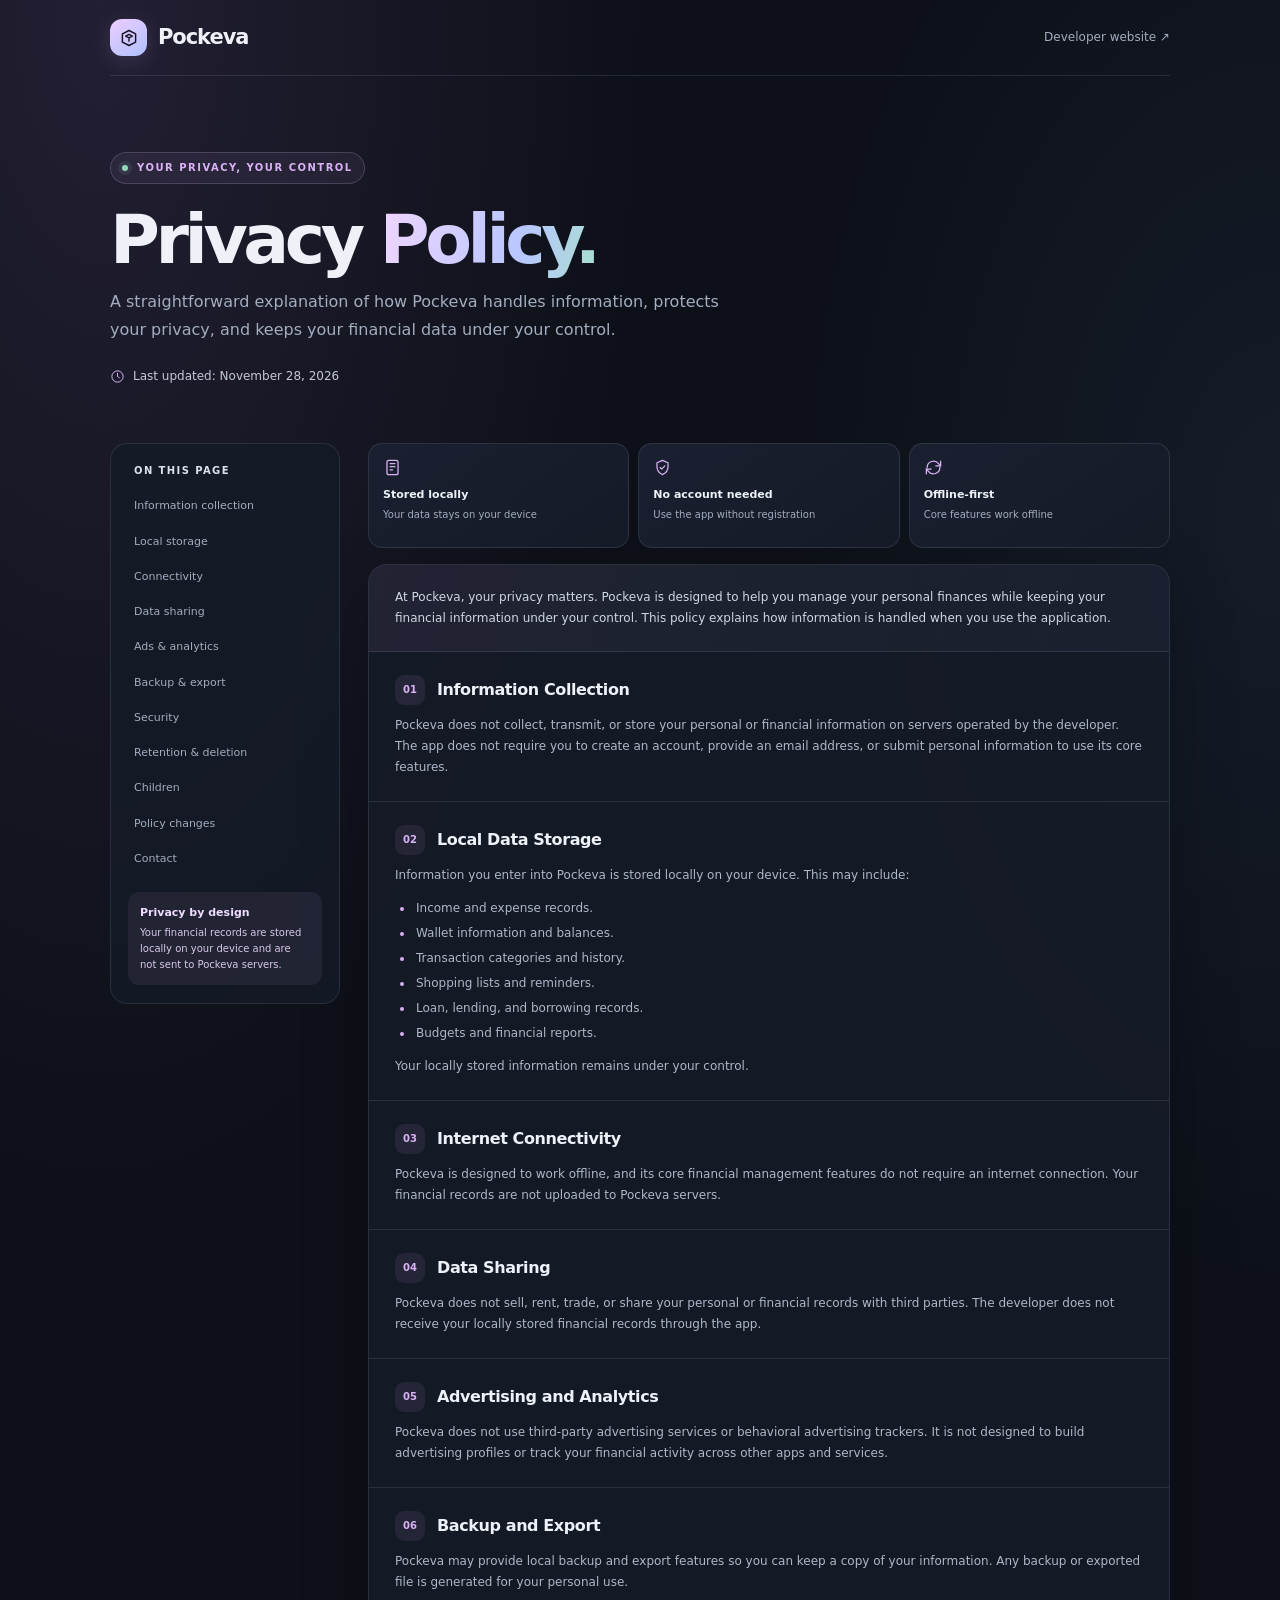
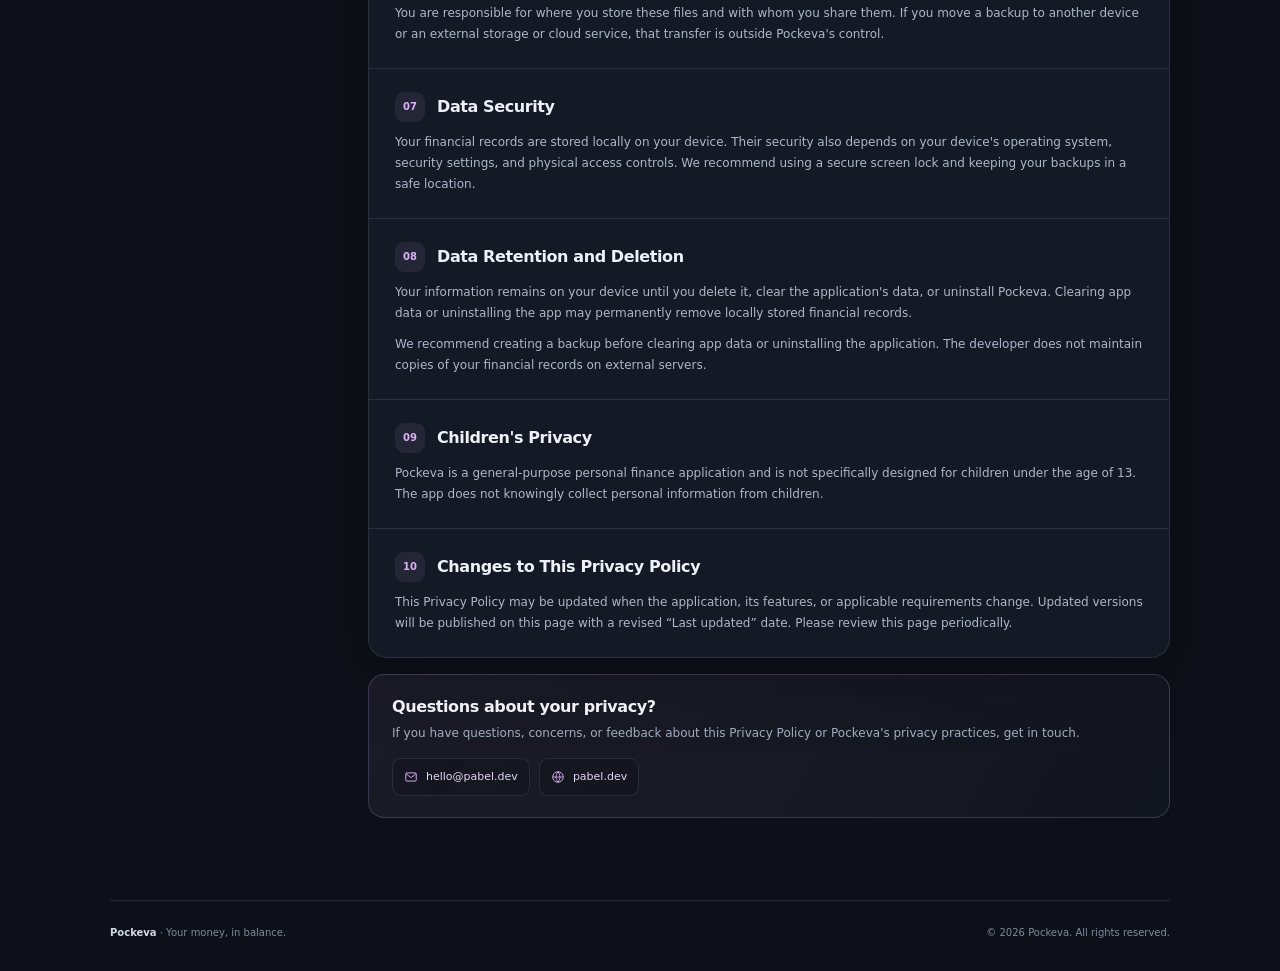
<file: privacy-policy.html>
<!doctype html>
<html lang="en">
<head>
<meta charset="utf-8">
<meta name="viewport" content="width=device-width, initial-scale=1">
<meta name="theme-color" content="#10131c">
<meta name="description" content="Pockeva Privacy Policy — understand how your information is handled and how your financial data stays under your control.">
<title>Privacy Policy — Pockeva</title>
<style>
:root{color-scheme:dark;--bg:#0d1018;--panel:#151b28;--panel2:#1b2231;--text:#eef1f7;--muted:#a2adbf;--line:rgba(190,202,225,.13);--accent:#d9b2f4;--accent2:#aebeff;--green:#91d8bb}
*{box-sizing:border-box}html{scroll-behavior:smooth;scroll-padding-top:22px}
body{margin:0;background:radial-gradient(ellipse at 8% 0%,rgba(135,104,180,.17),transparent 34rem),radial-gradient(ellipse at 100% 20%,rgba(89,132,177,.11),transparent 30rem),var(--bg);color:var(--text);font:15px/1.75 Inter,ui-sans-serif,system-ui,-apple-system,"Segoe UI",sans-serif;-webkit-font-smoothing:antialiased}
a{color:inherit}.wrap{width:min(1060px,calc(100% - 40px));margin:auto}
header{height:76px;border-bottom:1px solid var(--line);display:flex;align-items:center;justify-content:space-between}
.brand{display:flex;align-items:center;gap:11px;text-decoration:none;font-size:21px;font-weight:800;letter-spacing:-.05em}
.mark{width:37px;height:37px;border-radius:12px;display:grid;place-items:center;background:linear-gradient(145deg,#edceff,#afc0ff);color:#171321;box-shadow:0 5px 22px #b89bea30}
.mark svg{width:22px}.header-link{font-size:12px;color:var(--muted);text-decoration:none}
.hero{padding:76px 0 38px;max-width:740px}
.eyebrow{display:inline-flex;align-items:center;gap:9px;border:1px solid #d9b2f433;background:#d9b2f411;color:var(--accent);border-radius:30px;padding:6px 11px;font-size:10px;font-weight:800;letter-spacing:.15em;text-transform:uppercase}
.dot{width:6px;height:6px;border-radius:50%;background:var(--green);box-shadow:0 0 0 4px #91d8bb18}
h1{font-size:clamp(43px,7vw,68px);line-height:1.05;letter-spacing:-.065em;margin:20px 0 13px}
.gradient{background:linear-gradient(100deg,#f0d5ff,#b8c6ff 65%,#a8dfd0);background-clip:text;-webkit-background-clip:text;color:transparent}
.lead{font-size:16px;color:var(--muted);max-width:620px;margin:0}
.updated{display:flex;align-items:center;gap:8px;margin-top:22px;color:#c3cada;font-size:12px}
.updated svg{width:15px;color:var(--accent)}
.layout{display:grid;grid-template-columns:230px minmax(0,1fr);gap:28px;align-items:start;padding:18px 0 82px}
aside{position:sticky;top:20px;padding:18px 14px;border:1px solid var(--line);border-radius:17px;background:#151b28c9}
.aside-title{margin:0 9px 10px;color:#dce2ed;font-size:10px;font-weight:800;letter-spacing:.14em;text-transform:uppercase}
nav{display:grid;gap:2px}nav a{padding:7px 9px;border-radius:8px;text-decoration:none;color:var(--muted);font-size:11px;transition:.2s}
nav a:hover{background:var(--panel2);color:var(--text)}
.aside-note{margin:17px 3px 0;padding:12px;border-radius:11px;background:#d9b2f412;color:#d9c8e9;font-size:10px;line-height:1.6}
.aside-note strong{display:block;color:#f0ddff;font-size:11px;margin-bottom:3px}
.highlights{display:grid;grid-template-columns:repeat(3,1fr);gap:9px;margin-bottom:16px}
.highlight{padding:14px;border:1px solid var(--line);border-radius:14px;background:linear-gradient(145deg,#1a2030,#141a26);min-height:105px}
.highlight svg{width:19px;height:19px;color:var(--accent);display:block;margin-bottom:8px}
.highlight b{display:block;font-size:11px}.highlight span{display:block;color:var(--muted);font-size:10px;margin-top:2px}
.policy{overflow:hidden;border:1px solid var(--line);border-radius:19px;background:#151b28dc;box-shadow:0 22px 65px #0004}
.intro{padding:22px 26px;background:linear-gradient(110deg,#d9b2f411,#aebeff09);border-bottom:1px solid var(--line)}
.intro p{margin:0;color:#d0d7e4;font-size:12px}
section{padding:23px 26px;border-bottom:1px solid var(--line);scroll-margin-top:18px}
section:last-child{border:0}
.section-title{display:flex;align-items:center;gap:12px;margin-bottom:10px}
.num{width:30px;height:30px;flex:0 0 30px;border-radius:9px;display:grid;place-items:center;background:#d9b2f416;color:var(--accent);font-size:10px;font-weight:800}
h2{font-size:16px;letter-spacing:-.025em;line-height:1.35;margin:0}
section p,section ul{font-size:12px;color:#aeb8c9;margin:0 0 10px}
section p:last-child{margin-bottom:0}
section ul{padding-left:19px;margin-top:7px}li{padding:2px 0 2px 2px}li::marker{color:var(--accent)}
.contact{margin-top:16px;padding:21px 23px;border:1px solid #d9b2f433;border-radius:16px;background:linear-gradient(120deg,#d9b2f412,#aebeff09)}
.contact p{font-size:12px;color:var(--muted);margin:6px 0 14px}
.contact-links{display:flex;flex-wrap:wrap;gap:9px}
.contact-links a{display:inline-flex;align-items:center;gap:8px;padding:8px 11px;border:1px solid var(--line);border-radius:9px;background:#0d101855;text-decoration:none;font-size:11px;color:#e6d9f1}
.contact-links a:hover{border-color:#d9b2f477}
.contact-links svg{width:14px;color:var(--accent)}
footer{border-top:1px solid var(--line);padding:23px 0 30px;color:#7f8a9d;font-size:10px}
.foot{display:flex;justify-content:space-between;gap:12px;flex-wrap:wrap}.foot strong{color:#d2d9e5}
@media(max-width:760px){.wrap{width:calc(100% - 30px)}header{height:66px}.hero{padding:55px 0 28px}.lead{font-size:14px}.layout{display:block;padding-top:10px}aside{position:static;margin-bottom:14px;padding:12px}.aside-title,.aside-note{display:none}nav{display:flex;overflow-x:auto;gap:4px;padding-bottom:2px;scrollbar-width:thin}nav a{white-space:nowrap;padding:7px 9px}.highlight{padding:11px 9px;min-height:96px}.highlight b{font-size:10px}.highlight span{font-size:9px}.intro,section{padding:19px}.section-title{gap:10px}h2{font-size:15px}section p,section ul{font-size:11.5px}}
@media(max-width:390px){.highlights{grid-template-columns:1fr}.highlight{min-height:auto;display:grid;grid-template-columns:25px 1fr;align-items:center;column-gap:7px}.highlight svg{grid-row:span 2;margin:0}.highlight span{margin:0}.header-link{font-size:10px}}
@media print{body{background:white;color:#111}.hero{padding:25px 0}.layout{display:block;padding:0}.layout aside,header .header-link{display:none}.policy,.highlight{background:white;box-shadow:none}.intro p,section p,section ul{color:#333}footer{color:#555}}
</style>
</head>
<body>
<div class="wrap">
<header>
  <a class="brand" href="https://pabel.dev/" aria-label="Pockeva developer website">
    <span class="mark"><svg viewBox="0 0 24 24" fill="none" aria-hidden="true"><path d="m12 3.8 7.2 3.7v9L12 20.2l-7.2-3.7v-9L12 3.8Z" stroke="currentColor" stroke-width="1.6" stroke-linejoin="round"/><path d="m8.4 10 3.6-1.9 3.6 1.9-3.6 1.9L8.4 10Zm3.6 1.9v4.2" stroke="currentColor" stroke-width="1.5" stroke-linejoin="round"/></svg></span>
    <span>Pockeva</span>
  </a>
  <a class="header-link" href="https://pabel.dev/">Developer website ↗</a>
</header>

<main>
<section class="hero" style="border:0;padding-left:0;padding-right:0">
  <div class="eyebrow"><span class="dot"></span> Your privacy, your control</div>
  <h1>Privacy <span class="gradient">Policy.</span></h1>
  <p class="lead">A straightforward explanation of how Pockeva handles information, protects your privacy, and keeps your financial data under your control.</p>
  <div class="updated"><svg viewBox="0 0 24 24" fill="none" aria-hidden="true"><circle cx="12" cy="12" r="9" stroke="currentColor" stroke-width="1.6"/><path d="M12 7v5l3 2" stroke="currentColor" stroke-width="1.6" stroke-linecap="round"/></svg>Last updated: November 28, 2026</div>
</section>

<div class="layout">
<aside aria-label="Table of contents">
  <p class="aside-title">On this page</p>
  <nav>
    <a href="#collection">Information collection</a><a href="#storage">Local storage</a><a href="#internet">Connectivity</a><a href="#sharing">Data sharing</a><a href="#analytics">Ads & analytics</a><a href="#backup">Backup & export</a><a href="#security">Security</a><a href="#retention">Retention & deletion</a><a href="#children">Children</a><a href="#changes">Policy changes</a><a href="#contact">Contact</a>
  </nav>
  <div class="aside-note"><strong>Privacy by design</strong>Your financial records are stored locally on your device and are not sent to Pockeva servers.</div>
</aside>

<div class="content">
<div class="highlights">
  <div class="highlight"><svg viewBox="0 0 24 24" fill="none"><rect x="5" y="3" width="14" height="18" rx="2.5" stroke="currentColor" stroke-width="1.6"/><path d="M9 7h6M9 11h6M9 15h3" stroke="currentColor" stroke-width="1.6" stroke-linecap="round"/></svg><b>Stored locally</b><span>Your data stays on your device</span></div>
  <div class="highlight"><svg viewBox="0 0 24 24" fill="none"><path d="M12 3 19 6v5c0 4.8-3 8-7 10-4-2-7-5.2-7-10V6l7-3Z" stroke="currentColor" stroke-width="1.6" stroke-linejoin="round"/><path d="m9 12 2 2 4-4" stroke="currentColor" stroke-width="1.6" stroke-linecap="round" stroke-linejoin="round"/></svg><b>No account needed</b><span>Use the app without registration</span></div>
  <div class="highlight"><svg viewBox="0 0 24 24" fill="none"><path d="M4 12a8 8 0 0 1 14.4-4.8L21 10" stroke="currentColor" stroke-width="1.6" stroke-linecap="round"/><path d="M21 4v6h-6M20 12a8 8 0 0 1-14.4 4.8L3 14" stroke="currentColor" stroke-width="1.6" stroke-linecap="round"/><path d="M3 20v-6h6" stroke="currentColor" stroke-width="1.6" stroke-linecap="round"/></svg><b>Offline-first</b><span>Core features work offline</span></div>
</div>

<article class="policy">
<div class="intro"><p>At Pockeva, your privacy matters. Pockeva is designed to help you manage your personal finances while keeping your financial information under your control. This policy explains how information is handled when you use the application.</p></div>

<section id="collection"><div class="section-title"><span class="num">01</span><h2>Information Collection</h2></div>
<p>Pockeva does not collect, transmit, or store your personal or financial information on servers operated by the developer. The app does not require you to create an account, provide an email address, or submit personal information to use its core features.</p></section>

<section id="storage"><div class="section-title"><span class="num">02</span><h2>Local Data Storage</h2></div>
<p>Information you enter into Pockeva is stored locally on your device. This may include:</p>
<ul><li>Income and expense records.</li><li>Wallet information and balances.</li><li>Transaction categories and history.</li><li>Shopping lists and reminders.</li><li>Loan, lending, and borrowing records.</li><li>Budgets and financial reports.</li></ul>
<p>Your locally stored information remains under your control.</p></section>

<section id="internet"><div class="section-title"><span class="num">03</span><h2>Internet Connectivity</h2></div>
<p>Pockeva is designed to work offline, and its core financial management features do not require an internet connection. Your financial records are not uploaded to Pockeva servers.</p></section>

<section id="sharing"><div class="section-title"><span class="num">04</span><h2>Data Sharing</h2></div>
<p>Pockeva does not sell, rent, trade, or share your personal or financial records with third parties. The developer does not receive your locally stored financial records through the app.</p></section>

<section id="analytics"><div class="section-title"><span class="num">05</span><h2>Advertising and Analytics</h2></div>
<p>Pockeva does not use third-party advertising services or behavioral advertising trackers. It is not designed to build advertising profiles or track your financial activity across other apps and services.</p></section>

<section id="backup"><div class="section-title"><span class="num">06</span><h2>Backup and Export</h2></div>
<p>Pockeva may provide local backup and export features so you can keep a copy of your information. Any backup or exported file is generated for your personal use.</p>
<p>You are responsible for where you store these files and with whom you share them. If you move a backup to another device or an external storage or cloud service, that transfer is outside Pockeva's control.</p></section>

<section id="security"><div class="section-title"><span class="num">07</span><h2>Data Security</h2></div>
<p>Your financial records are stored locally on your device. Their security also depends on your device's operating system, security settings, and physical access controls. We recommend using a secure screen lock and keeping your backups in a safe location.</p></section>

<section id="retention"><div class="section-title"><span class="num">08</span><h2>Data Retention and Deletion</h2></div>
<p>Your information remains on your device until you delete it, clear the application's data, or uninstall Pockeva. Clearing app data or uninstalling the app may permanently remove locally stored financial records.</p>
<p>We recommend creating a backup before clearing app data or uninstalling the application. The developer does not maintain copies of your financial records on external servers.</p></section>

<section id="children"><div class="section-title"><span class="num">09</span><h2>Children's Privacy</h2></div>
<p>Pockeva is a general-purpose personal finance application and is not specifically designed for children under the age of 13. The app does not knowingly collect personal information from children.</p></section>

<section id="changes"><div class="section-title"><span class="num">10</span><h2>Changes to This Privacy Policy</h2></div>
<p>This Privacy Policy may be updated when the application, its features, or applicable requirements change. Updated versions will be published on this page with a revised “Last updated” date. Please review this page periodically.</p></section>
</article>

<div class="contact" id="contact">
  <h2>Questions about your privacy?</h2>
  <p>If you have questions, concerns, or feedback about this Privacy Policy or Pockeva's privacy practices, get in touch.</p>
  <div class="contact-links">
    <a href="mailto:hello@pabel.dev"><svg viewBox="0 0 24 24" fill="none"><rect x="3" y="5" width="18" height="14" rx="2" stroke="currentColor" stroke-width="1.6"/><path d="m4 7 8 6 8-6" stroke="currentColor" stroke-width="1.6" stroke-linecap="round" stroke-linejoin="round"/></svg>hello@pabel.dev</a>
    <a href="https://pabel.dev/" target="_blank" rel="noopener noreferrer"><svg viewBox="0 0 24 24" fill="none"><circle cx="12" cy="12" r="9" stroke="currentColor" stroke-width="1.6"/><path d="M3 12h18M12 3a15 15 0 0 1 0 18M12 3a15 15 0 0 0 0 18" stroke="currentColor" stroke-width="1.4"/></svg>pabel.dev</a>
  </div>
</div>
</div>
</div>
</main>

<footer><div class="foot"><span><strong>Pockeva</strong> · Your money, in balance.</span><span>© 2026 Pockeva. All rights reserved.</span></div></footer>
</div>
</body>
</html>
</file>
